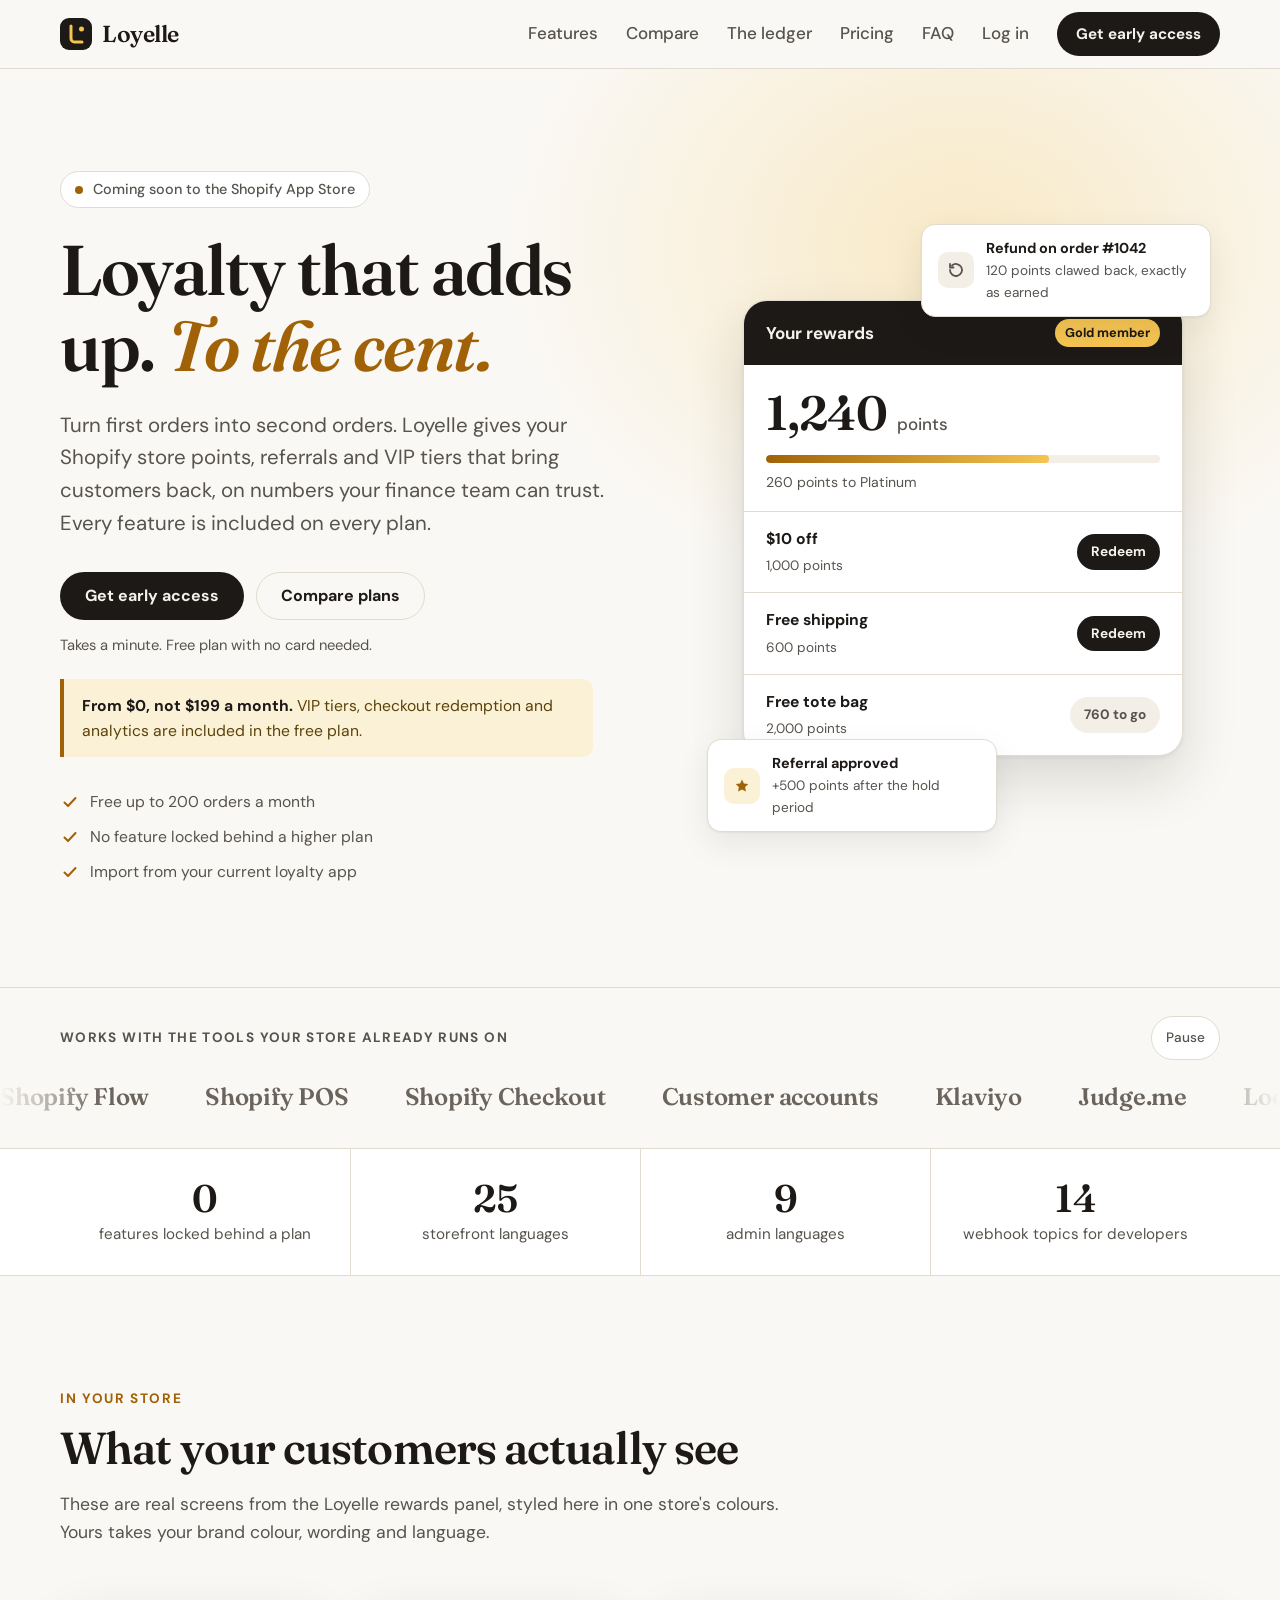
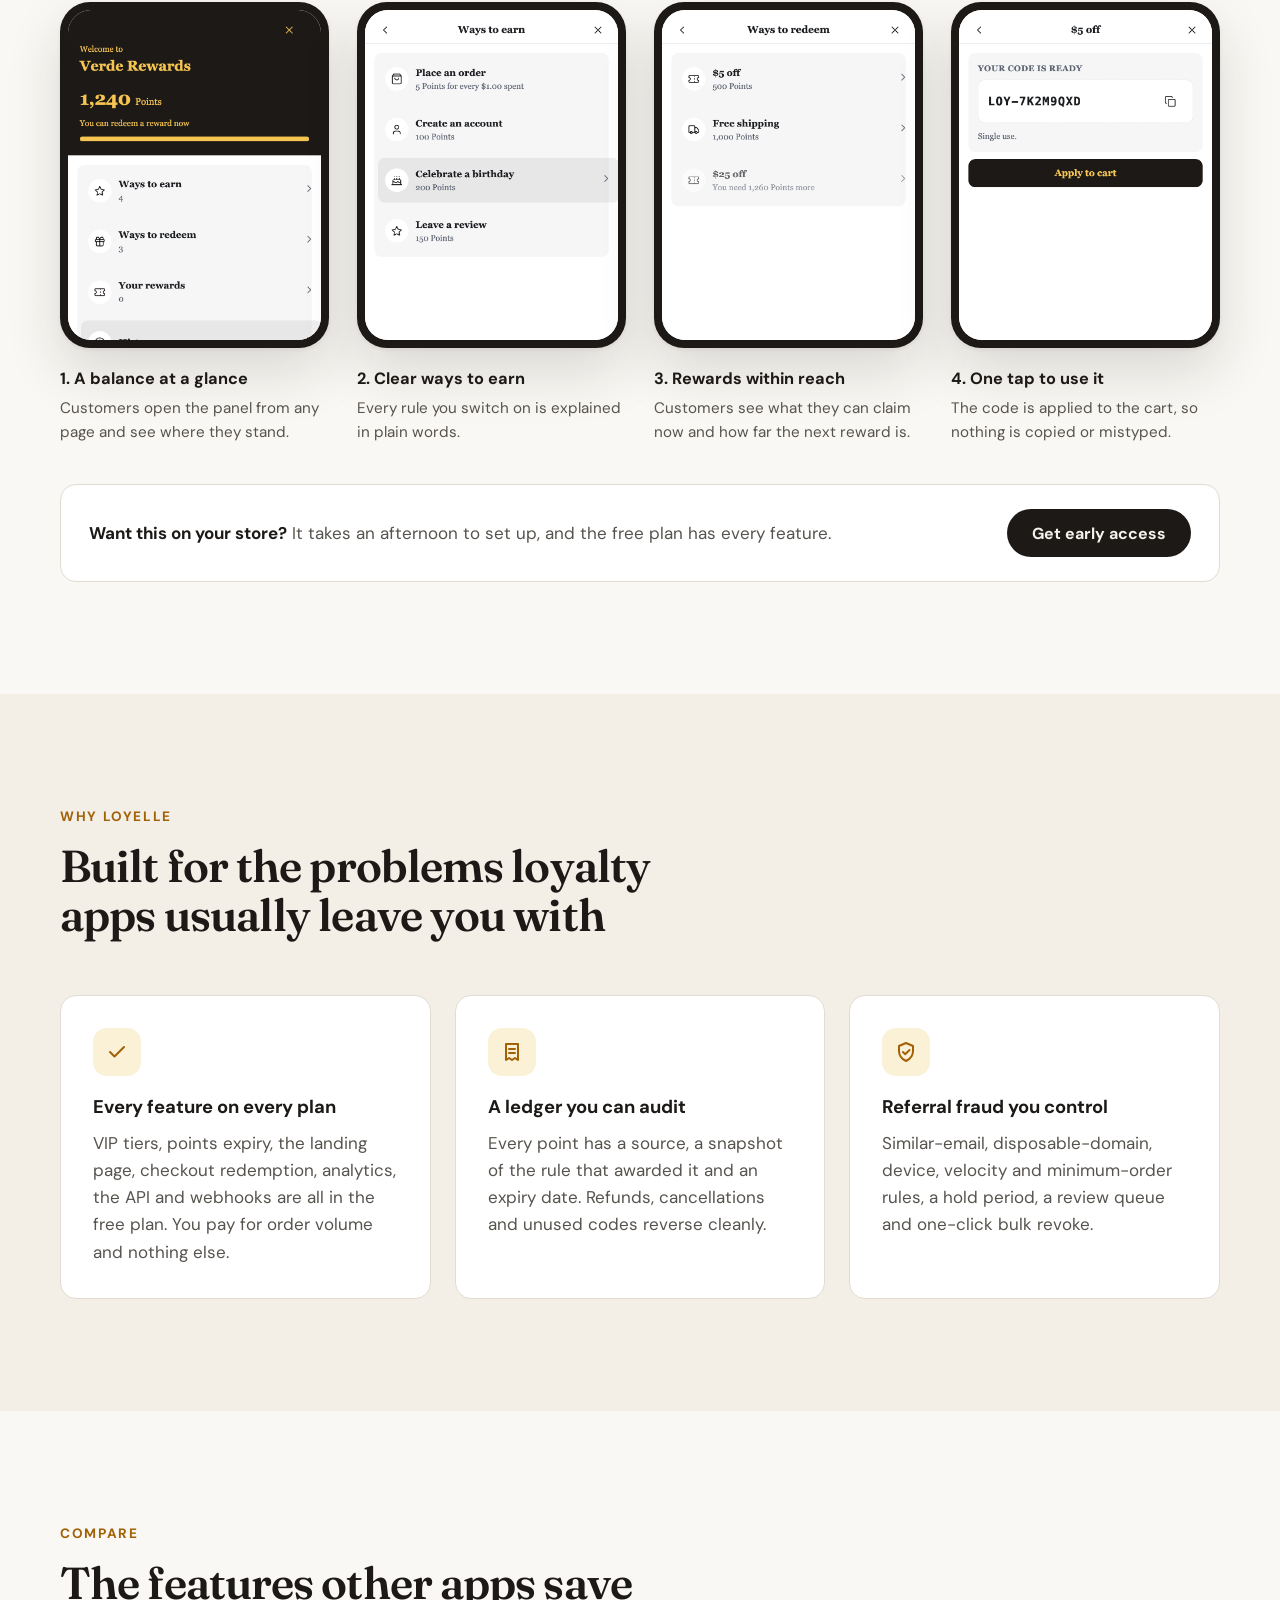
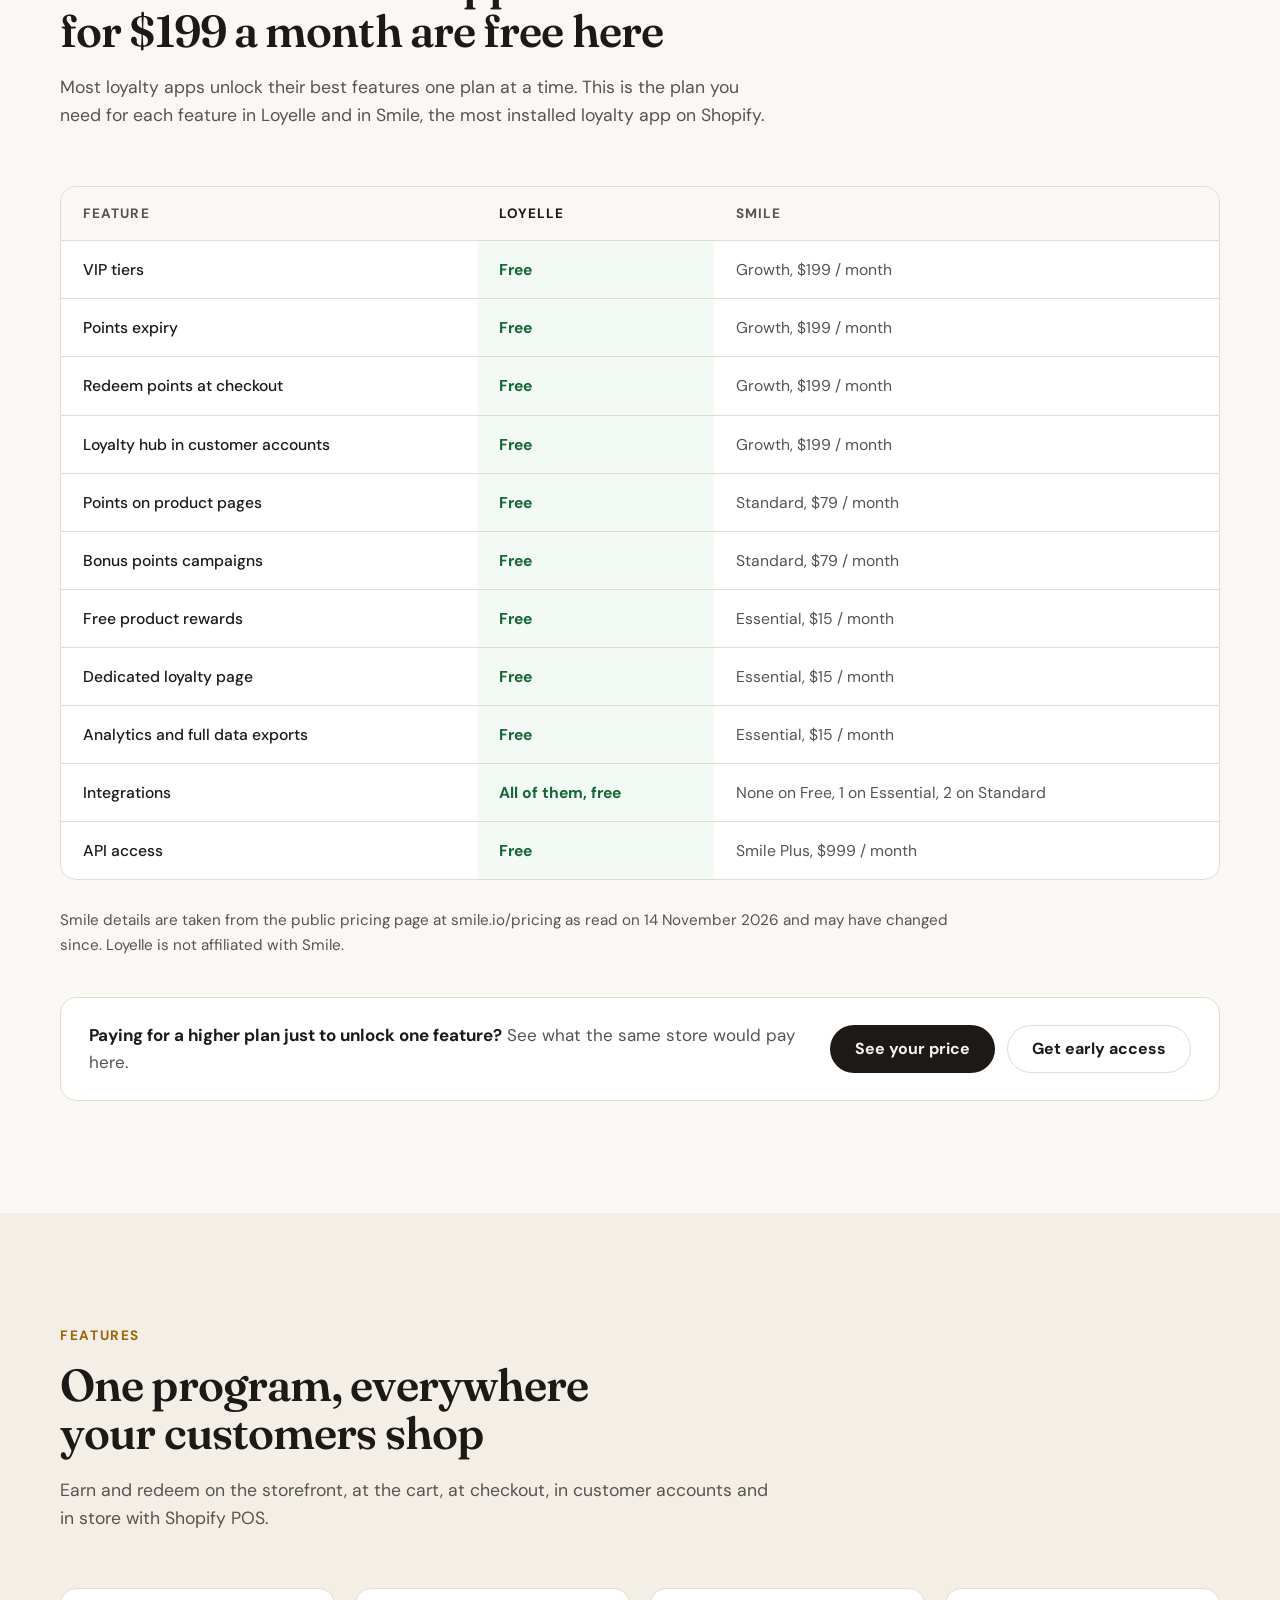
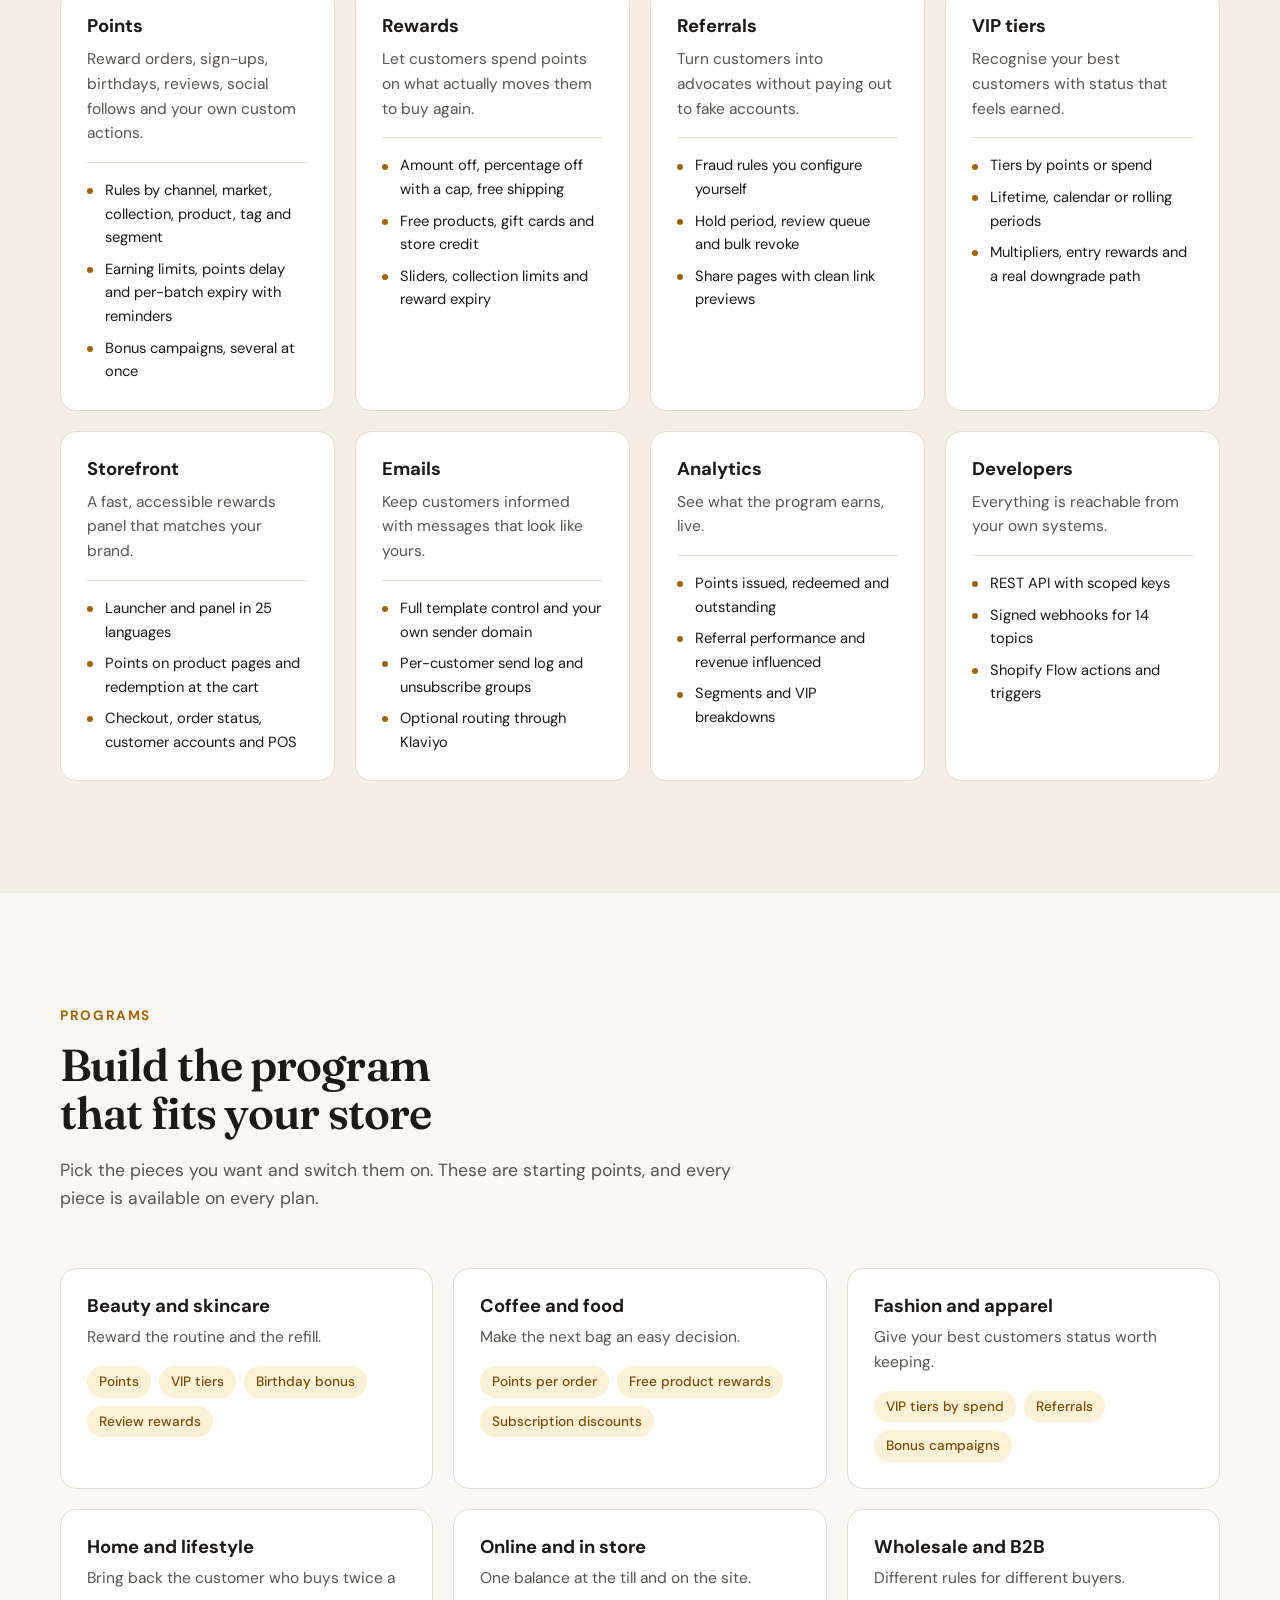
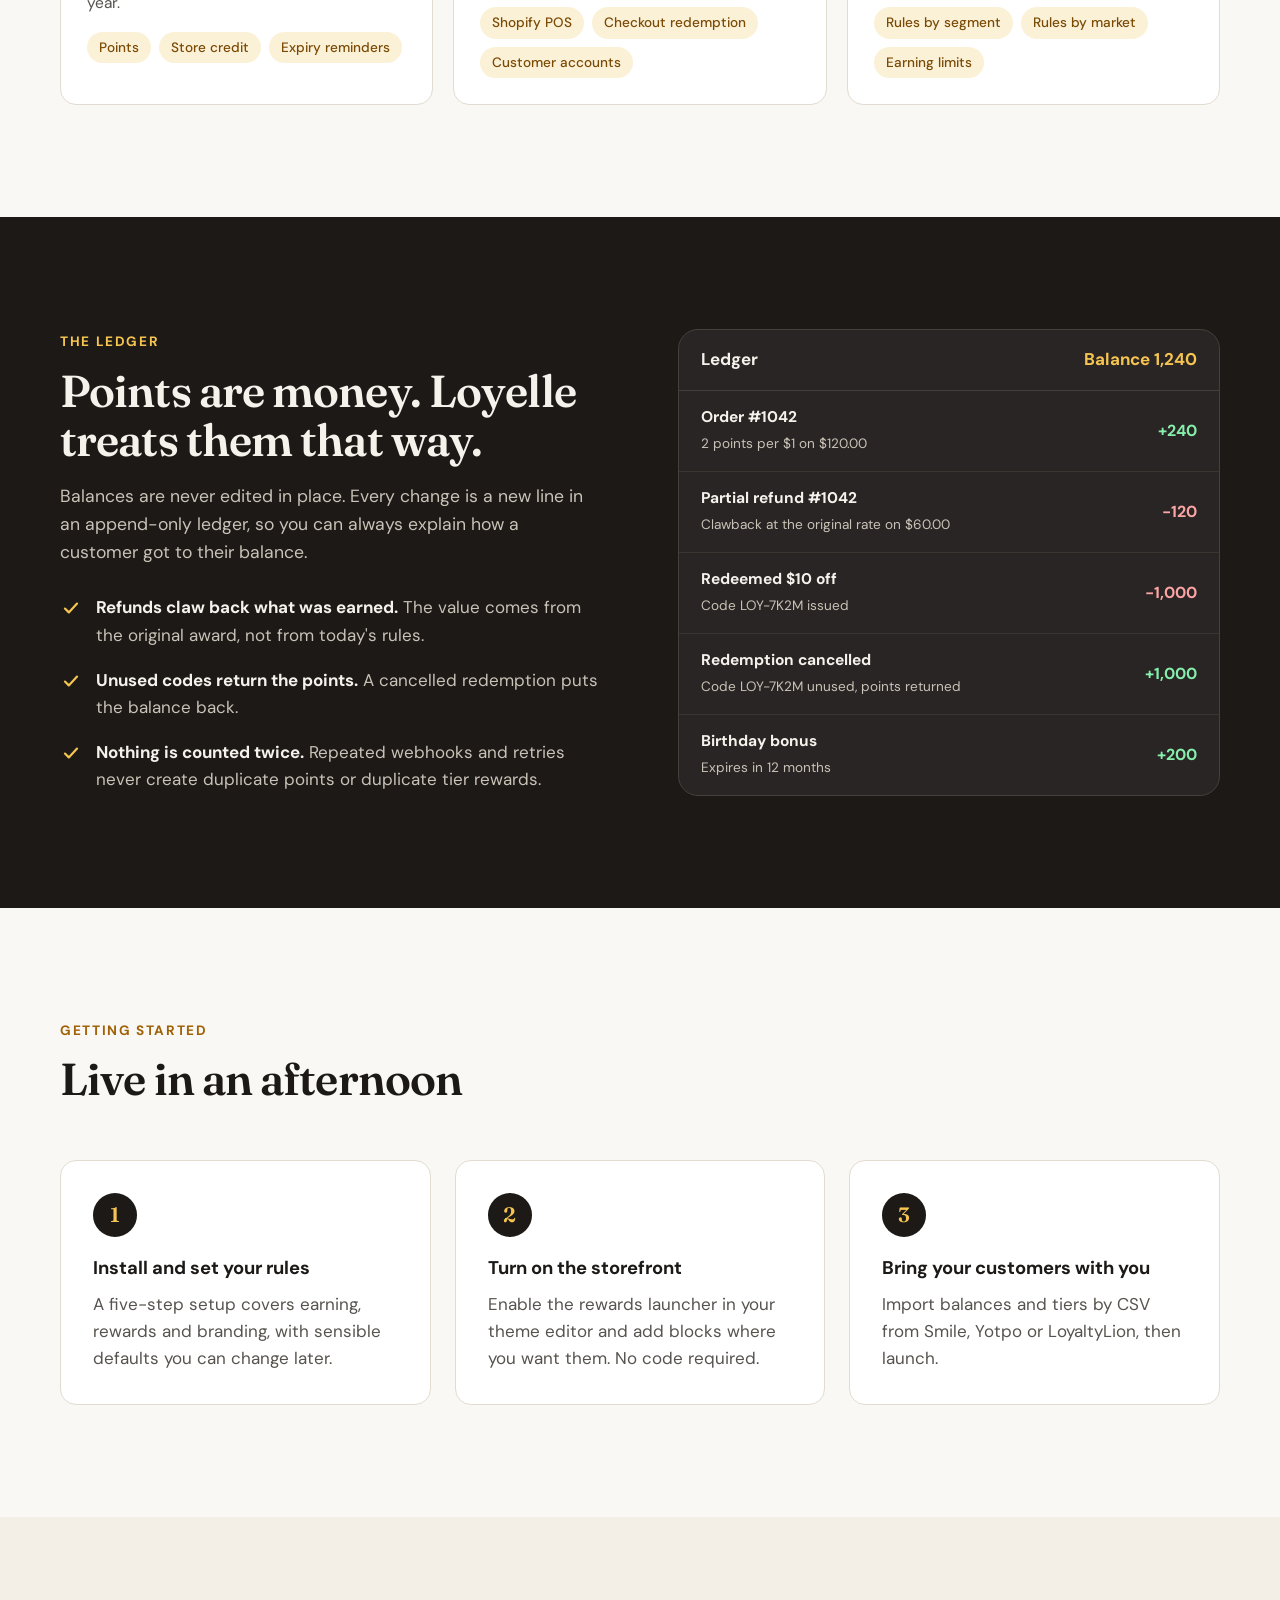
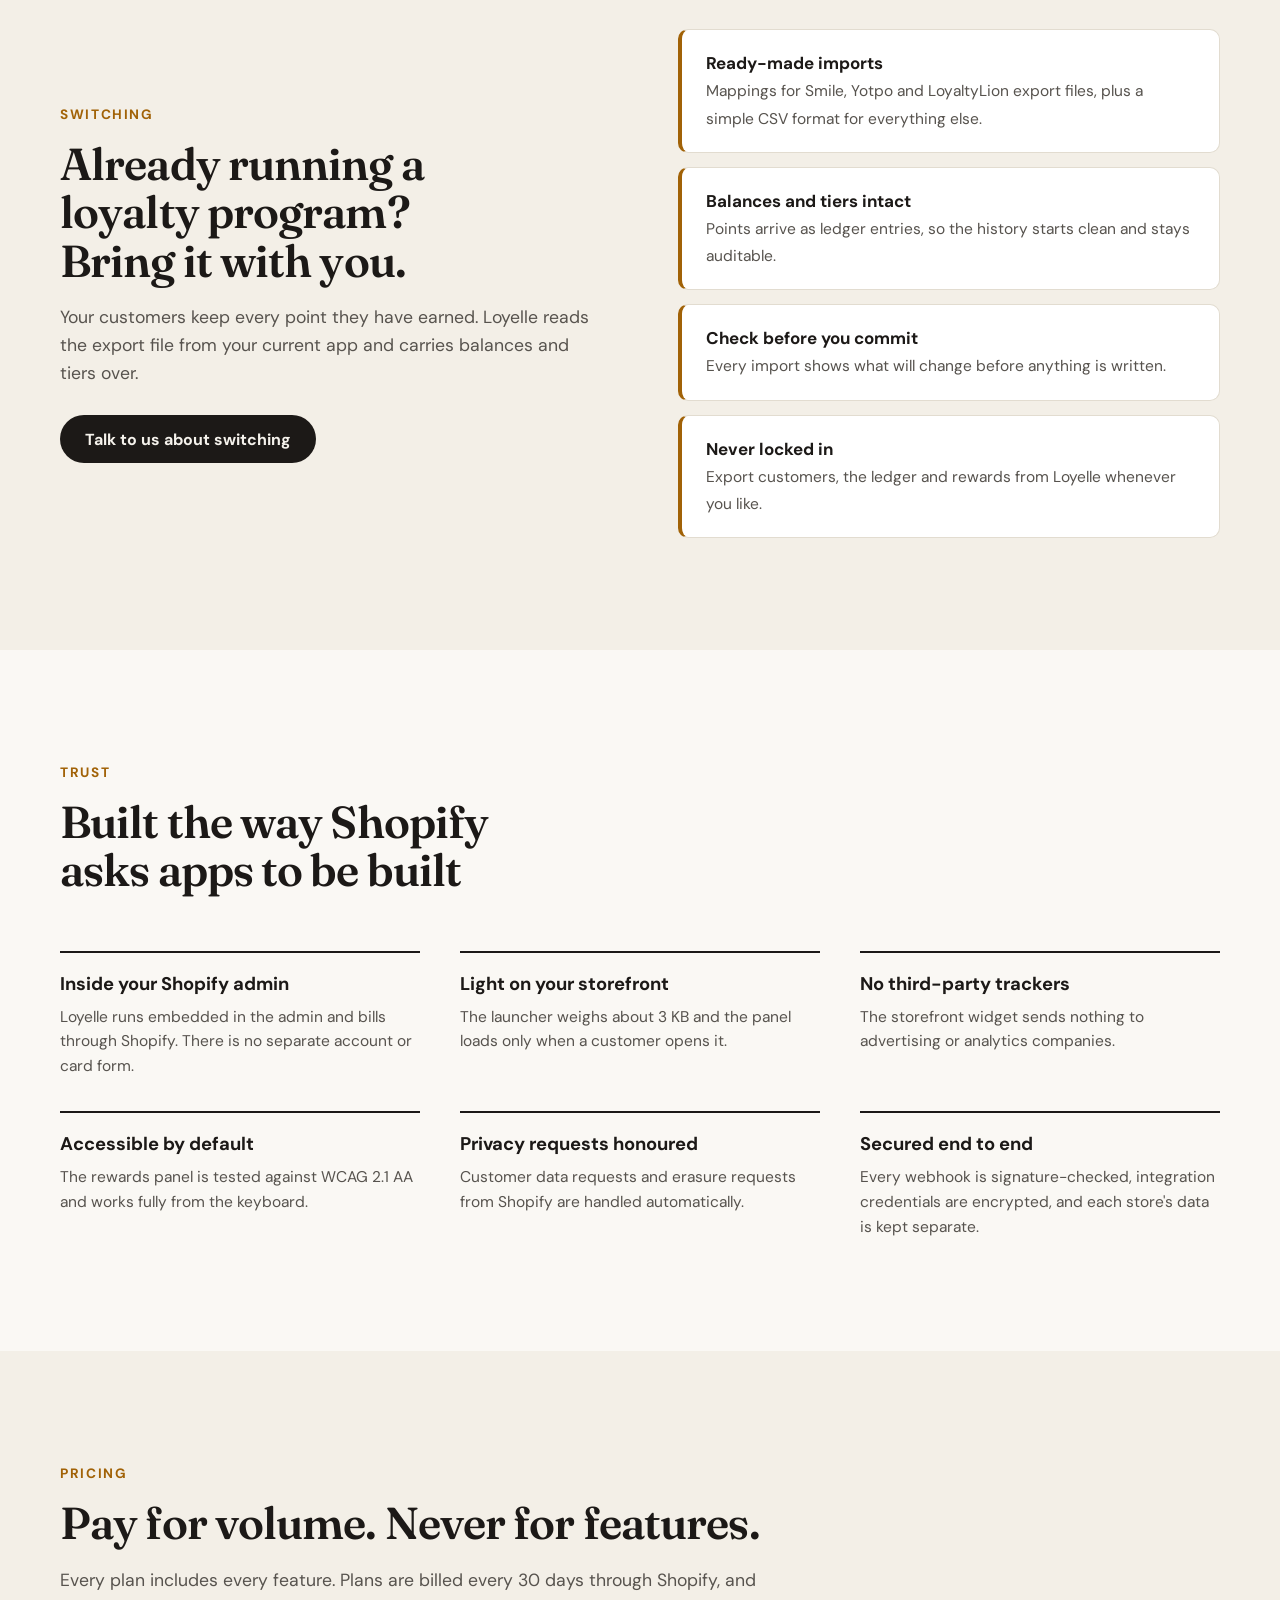
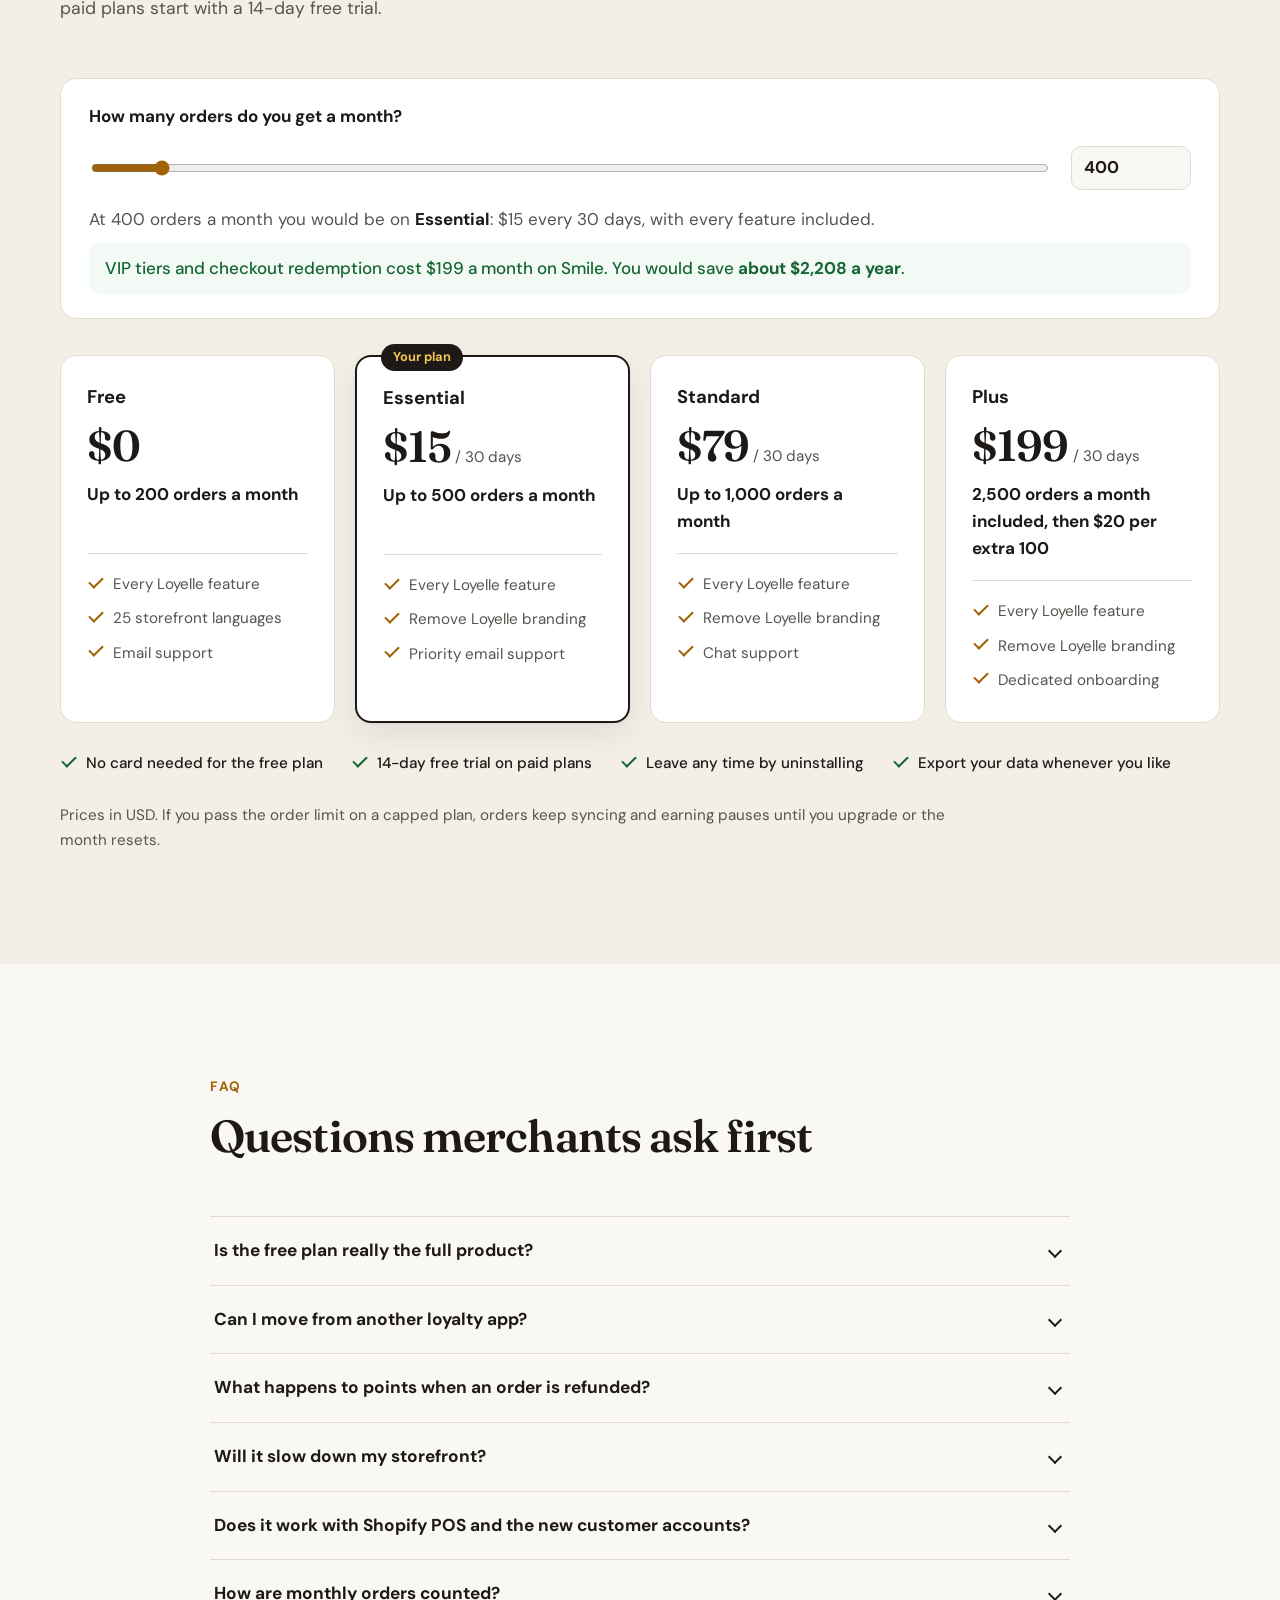
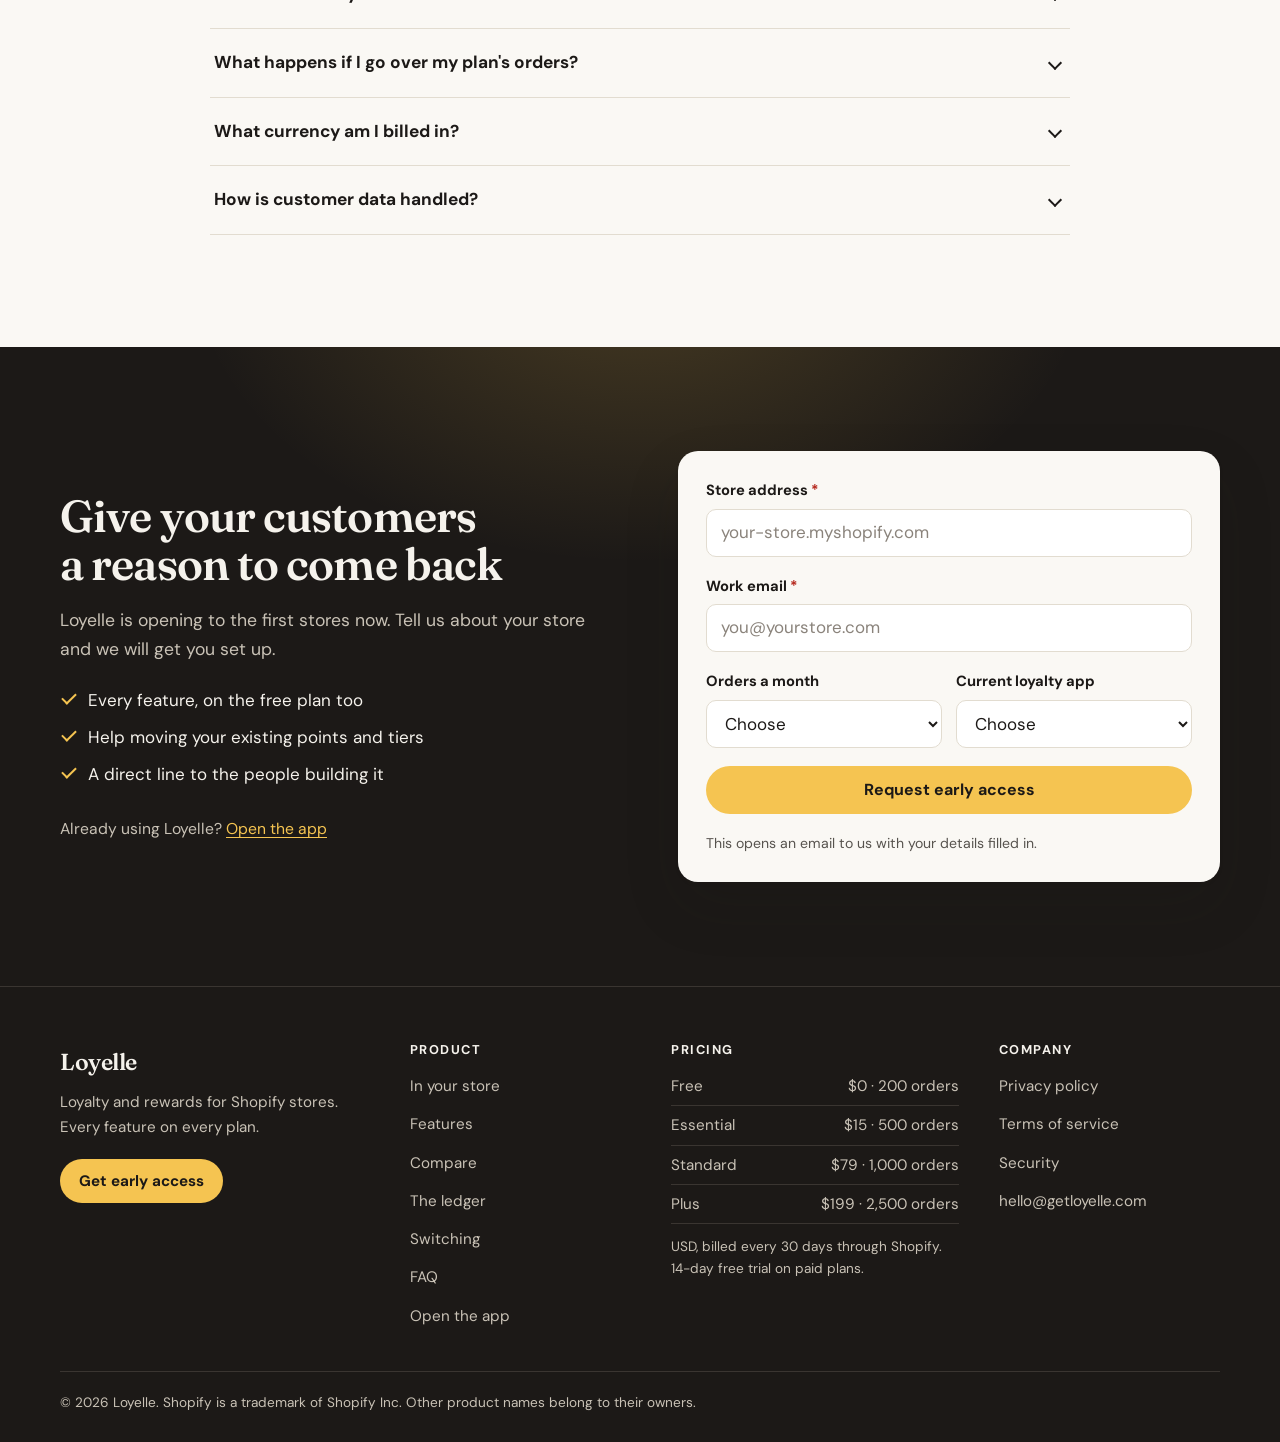
<file: index.html>
<!doctype html>
<html lang="en">
<head>
  <meta charset="utf-8">
  <meta name="viewport" content="width=device-width, initial-scale=1">
  <title>Loyelle: Loyalty &amp; Rewards for Shopify</title>
  <meta name="description" content="Points, referrals and VIP tiers for Shopify stores. Every feature on every plan, on a ledger that is correct to the cent.">
  <meta name="theme-color" content="#1c1917">
  <link rel="canonical" href="https://getloyelle.com/">
  <meta property="og:type" content="website">
  <meta property="og:url" content="https://getloyelle.com/">
  <meta property="og:title" content="Loyelle: Loyalty &amp; Rewards for Shopify">
  <meta property="og:description" content="Points, referrals and VIP tiers. Every feature on every plan, on a ledger that is correct to the cent.">
  <meta property="og:site_name" content="Loyelle">
  <meta property="og:image" content="https://getloyelle.com/img/og.png">
  <meta property="og:image:width" content="1200">
  <meta property="og:image:height" content="630">
  <meta property="og:image:alt" content="Loyelle: loyalty and rewards for Shopify. Every feature on every plan.">
  <meta name="twitter:card" content="summary_large_image">
  <meta name="twitter:title" content="Loyelle: Loyalty &amp; Rewards for Shopify">
  <meta name="twitter:description" content="Points, referrals and VIP tiers. Every feature on every plan, on a ledger that is correct to the cent.">
  <meta name="twitter:image" content="https://getloyelle.com/img/og.png">
  <link rel="icon" href="favicon.svg" type="image/svg+xml">
  <link rel="preconnect" href="https://fonts.googleapis.com">
  <link rel="preconnect" href="https://fonts.gstatic.com" crossorigin>
  <link href="https://fonts.googleapis.com/css2?family=DM+Sans:opsz,wght@9..40,400;9..40,500;9..40,700&family=Fraunces:opsz,wght@9..144,500;9..144,600&display=swap" rel="stylesheet">
  <link rel="stylesheet" href="styles.css">
  <script type="application/ld+json" id="structured-data">[{"@context": "https://schema.org", "@type": "SoftwareApplication", "name": "Loyelle", "url": "https://getloyelle.com/", "applicationCategory": "BusinessApplication", "operatingSystem": "Shopify", "description": "Loyalty points, referrals and VIP tiers for Shopify stores, with every feature on every plan.", "offers": [{"@type": "Offer", "name": "Free", "price": "0", "priceCurrency": "USD", "description": "Up to 200 orders a month"}, {"@type": "Offer", "name": "Essential", "price": "15", "priceCurrency": "USD", "description": "Up to 500 orders a month"}, {"@type": "Offer", "name": "Standard", "price": "79", "priceCurrency": "USD", "description": "Up to 1,000 orders a month"}, {"@type": "Offer", "name": "Plus", "price": "199", "priceCurrency": "USD", "description": "Up to 2,500 orders a month"}]}, {"@context": "https://schema.org", "@type": "FAQPage", "mainEntity": [{"@type": "Question", "name": "Is the free plan really the full product?", "acceptedAnswer": {"@type": "Answer", "text": "Yes. The free plan has the same features as the paid plans, including VIP tiers, referrals, analytics, the API and webhooks. Plans differ by monthly order volume, branding removal and the kind of support you get."}}, {"@type": "Question", "name": "Can I move from another loyalty app?", "acceptedAnswer": {"@type": "Answer", "text": "Yes. Loyelle imports customers, point balances and tiers by CSV, with ready-made mappings for Smile, Yotpo and LoyaltyLion exports. You can also export everything from Loyelle at any time."}}, {"@type": "Question", "name": "What happens to points when an order is refunded?", "acceptedAnswer": {"@type": "Answer", "text": "Loyelle removes the points that order earned, valued at the rate that applied when they were awarded. Partial refunds remove a proportional share."}}, {"@type": "Question", "name": "Will it slow down my storefront?", "acceptedAnswer": {"@type": "Answer", "text": "The launcher is a few kilobytes and the rewards panel loads only when a customer opens it. The storefront widget makes no third-party tracking requests."}}, {"@type": "Question", "name": "Does it work with Shopify POS and the new customer accounts?", "acceptedAnswer": {"@type": "Answer", "text": "Yes. Customers can earn and redeem in store with Shopify POS, at checkout, and inside customer accounts through a dedicated loyalty page."}}, {"@type": "Question", "name": "How are monthly orders counted?", "acceptedAnswer": {"@type": "Answer", "text": "Loyelle counts orders placed in the calendar month that have a customer email, because those are the orders that can earn points. Orders from guests with no email do not count toward your plan."}}, {"@type": "Question", "name": "What happens if I go over my plan's orders?", "acceptedAnswer": {"@type": "Answer", "text": "Nothing breaks. Orders keep syncing and customers keep their balances and can still redeem. New earning pauses until you upgrade or the month resets. On Plus, extra orders are billed at $20 per 100."}}, {"@type": "Question", "name": "What currency am I billed in?", "acceptedAnswer": {"@type": "Answer", "text": "Plans are priced in US dollars and charged every 30 days on your Shopify bill."}}, {"@type": "Question", "name": "How is customer data handled?", "acceptedAnswer": {"@type": "Answer", "text": "Loyelle stores only what the program needs, keeps each store's data separate, and honours Shopify's data request and erasure webhooks."}}]}]</script>
</head>
<body>
  <a class="skip-link" href="#main">Skip to content</a>

  <header class="site-header">
    <div class="container header-inner">
      <a class="brand" href="#top" aria-label="Loyelle home">
        <svg class="brand-mark" viewBox="0 0 32 32" aria-hidden="true"><rect width="32" height="32" rx="9" fill="#1c1917"/><path d="M11 8v12.5a3.5 3.5 0 0 0 3.5 3.5H22" fill="none" stroke="#f5c451" stroke-width="3" stroke-linecap="round"/><circle cx="21.5" cy="11" r="2.5" fill="#f5c451"/></svg>
        <span class="brand-name">Loyelle</span>
      </a>
      <button class="nav-toggle" type="button" aria-expanded="false" aria-controls="site-nav">
        <span class="visually-hidden">Menu</span>
        <svg viewBox="0 0 24 24" aria-hidden="true"><path d="M4 7h16M4 12h16M4 17h16" fill="none" stroke="currentColor" stroke-width="2" stroke-linecap="round"/></svg>
      </button>
      <nav id="site-nav" class="site-nav" aria-label="Main">
        <a href="#features">Features</a>
        <a href="#compare">Compare</a>
        <a href="#ledger">The ledger</a>
        <a href="#pricing">Pricing</a>
        <a href="#faq">FAQ</a>
        <a href="https://app.getloyelle.com">Log in</a>
        <a class="button button-primary button-small" href="#early-access">Get early access</a>
      </nav>
    </div>
  </header>

  <main id="main">
    <section class="hero" id="top">
      <div class="container hero-grid">
        <div class="hero-copy">
          <p class="eyebrow"><span class="dot" aria-hidden="true"></span>Coming soon to the Shopify App Store</p>
          <h1>Loyalty that adds up. <em>To the cent.</em></h1>
          <p class="lede">Turn first orders into second orders. Loyelle gives your Shopify store points, referrals and VIP tiers that bring customers back, on numbers your finance team can trust. Every feature is included on every plan.</p>
          <div class="cta-row">
            <a class="button button-primary" href="#early-access">Get early access</a>
            <a class="button button-ghost" href="#compare">Compare plans</a>
          </div>
          <p class="cta-note">Takes a minute. Free plan with no card needed.</p>
          <p class="hero-saving"><strong>From $0, not $199 a month.</strong> VIP tiers, checkout redemption and analytics are included in the free plan.</p>
          <ul class="hero-points">
            <li><svg viewBox="0 0 20 20" aria-hidden="true"><path d="M4.5 10.5l3.5 3.5 7.5-8" fill="none" stroke="currentColor" stroke-width="2" stroke-linecap="round" stroke-linejoin="round"/></svg>Free up to 200 orders a month</li>
            <li><svg viewBox="0 0 20 20" aria-hidden="true"><path d="M4.5 10.5l3.5 3.5 7.5-8" fill="none" stroke="currentColor" stroke-width="2" stroke-linecap="round" stroke-linejoin="round"/></svg>No feature locked behind a higher plan</li>
            <li><svg viewBox="0 0 20 20" aria-hidden="true"><path d="M4.5 10.5l3.5 3.5 7.5-8" fill="none" stroke="currentColor" stroke-width="2" stroke-linecap="round" stroke-linejoin="round"/></svg>Import from your current loyalty app</li>
          </ul>
        </div>

        <div class="hero-visual" role="img" aria-label="Illustration of the Loyelle rewards panel showing a points balance, VIP tier progress and rewards to redeem">
          <div class="panel" aria-hidden="true">
            <div class="panel-head">
              <span class="panel-title">Your rewards</span>
              <span class="tier-chip">Gold member</span>
            </div>
            <div class="panel-balance">
              <span class="balance-number">1,240</span>
              <span class="balance-label">points</span>
            </div>
            <div class="progress">
              <div class="progress-bar"><span style="width:72%"></span></div>
              <p>260 points to Platinum</p>
            </div>
            <ul class="reward-list">
              <li><div><strong>$10 off</strong><span>1,000 points</span></div><span class="reward-action">Redeem</span></li>
              <li><div><strong>Free shipping</strong><span>600 points</span></div><span class="reward-action">Redeem</span></li>
              <li><div><strong>Free tote bag</strong><span>2,000 points</span></div><span class="reward-action is-locked">760 to go</span></li>
            </ul>
          </div>
          <div class="float-card float-refund" aria-hidden="true">
            <span class="float-icon"><svg viewBox="0 0 20 20"><path d="M4 10a6 6 0 1 0 2-4.5M4 4v3.5h3.5" fill="none" stroke="currentColor" stroke-width="1.8" stroke-linecap="round" stroke-linejoin="round"/></svg></span>
            <div><strong>Refund on order #1042</strong><span>120 points clawed back, exactly as earned</span></div>
          </div>
          <div class="float-card float-referral" aria-hidden="true">
            <span class="float-icon is-gold"><svg viewBox="0 0 20 20"><path d="M10 3.5l1.9 4 4.4.6-3.2 3 .8 4.4-3.9-2.1-3.9 2.1.8-4.4-3.2-3 4.4-.6z" fill="currentColor"/></svg></span>
            <div><strong>Referral approved</strong><span>+500 points after the hold period</span></div>
          </div>
        </div>
      </div>
    </section>

    <section class="marquee-band" aria-label="Works with">
      <div class="container marquee-head">
        <p>Works with the tools your store already runs on</p>
        <button class="marquee-toggle" type="button" aria-pressed="false">Pause</button>
      </div>
      <div class="marquee">
        <ul class="marquee-track"><li>Shopify Flow</li><li>Shopify POS</li><li>Shopify Checkout</li><li>Customer accounts</li><li>Klaviyo</li><li>Judge.me</li><li>Loox</li><li>Gorgias</li><li>Recharge</li><li>Mailchimp</li><li>Omnisend</li><li>Postscript</li></ul>
        <ul class="marquee-track" aria-hidden="true"><li>Shopify Flow</li><li>Shopify POS</li><li>Shopify Checkout</li><li>Customer accounts</li><li>Klaviyo</li><li>Judge.me</li><li>Loox</li><li>Gorgias</li><li>Recharge</li><li>Mailchimp</li><li>Omnisend</li><li>Postscript</li></ul>
      </div>
    </section>

    <section class="facts" aria-label="Loyelle at a glance">
      <div class="container facts-grid">
        <div><strong>0</strong><span>features locked behind a plan</span></div>
        <div><strong>25</strong><span>storefront languages</span></div>
        <div><strong>9</strong><span>admin languages</span></div>
        <div><strong>14</strong><span>webhook topics for developers</span></div>
      </div>
    </section>

    <section class="section" id="showcase">
      <div class="container">
        <div class="section-head">
          <p class="kicker">In your store</p>
          <h2>What your customers actually see</h2>
          <p class="section-sub">These are real screens from the Loyelle rewards panel, styled here in one store's colours. Yours takes your brand colour, wording and language.</p>
        </div>
        <ol class="shots">
          <li><figure><div class="phone"><img src="img/panel-home.png" width="430" height="640" loading="lazy" alt="Rewards panel home screen showing a balance of 1,240 points and links to ways to earn, ways to redeem, rewards and history"></div><figcaption><strong>1. A balance at a glance</strong>Customers open the panel from any page and see where they stand.</figcaption></figure></li>
          <li><figure><div class="phone"><img src="img/panel-earn.png" width="430" height="640" loading="lazy" alt="Ways to earn screen listing points for orders, creating an account, birthdays and reviews"></div><figcaption><strong>2. Clear ways to earn</strong>Every rule you switch on is explained in plain words.</figcaption></figure></li>
          <li><figure><div class="phone"><img src="img/panel-redeem.png" width="430" height="640" loading="lazy" alt="Ways to redeem screen listing $5 off, free shipping and $25 off with the points each one costs"></div><figcaption><strong>3. Rewards within reach</strong>Customers see what they can claim now and how far the next reward is.</figcaption></figure></li>
          <li><figure><div class="phone"><img src="img/panel-code.png" width="430" height="640" loading="lazy" alt="Reward screen showing a discount code ready to use with an Apply to cart button"></div><figcaption><strong>4. One tap to use it</strong>The code is applied to the cart, so nothing is copied or mistyped.</figcaption></figure></li>
        </ol>
        <div class="inline-cta">
          <p><strong>Want this on your store?</strong> It takes an afternoon to set up, and the free plan has every feature.</p>
          <div class="inline-cta-actions"><a class="button button-primary" href="#early-access">Get early access</a></div>
        </div>
      </div>
    </section>

    <section class="section section-tint" id="why">
      <div class="container">
        <div class="section-head">
          <p class="kicker">Why Loyelle</p>
          <h2>Built for the problems loyalty apps usually leave you with</h2>
        </div>
        <div class="pillars">
          <article class="pillar">
            <span class="icon-badge"><svg viewBox="0 0 24 24" aria-hidden="true"><path d="M5 12l4.5 4.5L19 7" fill="none" stroke="currentColor" stroke-width="2" stroke-linecap="round" stroke-linejoin="round"/></svg></span>
            <h3>Every feature on every plan</h3>
            <p>VIP tiers, points expiry, the landing page, checkout redemption, analytics, the API and webhooks are all in the free plan. You pay for order volume and nothing else.</p>
          </article>
          <article class="pillar">
            <span class="icon-badge"><svg viewBox="0 0 24 24" aria-hidden="true"><path d="M6 4h12v16l-3-2-3 2-3-2-3 2zM9 9h6M9 13h6" fill="none" stroke="currentColor" stroke-width="2" stroke-linecap="round" stroke-linejoin="round"/></svg></span>
            <h3>A ledger you can audit</h3>
            <p>Every point has a source, a snapshot of the rule that awarded it and an expiry date. Refunds, cancellations and unused codes reverse cleanly.</p>
          </article>
          <article class="pillar">
            <span class="icon-badge"><svg viewBox="0 0 24 24" aria-hidden="true"><path d="M12 3l7 3v5c0 4.5-3 8.2-7 10-4-1.8-7-5.5-7-10V6z" fill="none" stroke="currentColor" stroke-width="2" stroke-linejoin="round"/><path d="M9 12l2.2 2.2L15.5 10" fill="none" stroke="currentColor" stroke-width="2" stroke-linecap="round" stroke-linejoin="round"/></svg></span>
            <h3>Referral fraud you control</h3>
            <p>Similar-email, disposable-domain, device, velocity and minimum-order rules, a hold period, a review queue and one-click bulk revoke.</p>
          </article>
        </div>
      </div>
    </section>

    <section class="section" id="compare">
      <div class="container">
        <div class="section-head">
          <p class="kicker">Compare</p>
          <h2>The features other apps save for $199 a month are free here</h2>
          <p class="section-sub">Most loyalty apps unlock their best features one plan at a time. This is the plan you need for each feature in Loyelle and in Smile, the most installed loyalty app on Shopify.</p>
        </div>
        <div class="table-scroll" role="region" aria-label="Feature comparison by plan" tabindex="0">
          <table class="compare-table">
            <thead>
              <tr><th scope="col">Feature</th><th scope="col">Loyelle</th><th scope="col">Smile</th></tr>
            </thead>
            <tbody>
              <tr><th scope="row">VIP tiers</th><td class="is-ours">Free</td><td>Growth, $199 / month</td></tr>
              <tr><th scope="row">Points expiry</th><td class="is-ours">Free</td><td>Growth, $199 / month</td></tr>
              <tr><th scope="row">Redeem points at checkout</th><td class="is-ours">Free</td><td>Growth, $199 / month</td></tr>
              <tr><th scope="row">Loyalty hub in customer accounts</th><td class="is-ours">Free</td><td>Growth, $199 / month</td></tr>
              <tr><th scope="row">Points on product pages</th><td class="is-ours">Free</td><td>Standard, $79 / month</td></tr>
              <tr><th scope="row">Bonus points campaigns</th><td class="is-ours">Free</td><td>Standard, $79 / month</td></tr>
              <tr><th scope="row">Free product rewards</th><td class="is-ours">Free</td><td>Essential, $15 / month</td></tr>
              <tr><th scope="row">Dedicated loyalty page</th><td class="is-ours">Free</td><td>Essential, $15 / month</td></tr>
              <tr><th scope="row">Analytics and full data exports</th><td class="is-ours">Free</td><td>Essential, $15 / month</td></tr>
              <tr><th scope="row">Integrations</th><td class="is-ours">All of them, free</td><td>None on Free, 1 on Essential, 2 on Standard</td></tr>
              <tr><th scope="row">API access</th><td class="is-ours">Free</td><td>Smile Plus, $999 / month</td></tr>
            </tbody>
          </table>
        </div>
        <p class="pricing-note">Smile details are taken from the public pricing page at smile.io/pricing as read on 14 November 2026 and may have changed since. Loyelle is not affiliated with Smile.</p>
        <div class="inline-cta">
          <p><strong>Paying for a higher plan just to unlock one feature?</strong> See what the same store would pay here.</p>
          <div class="inline-cta-actions"><a class="button button-primary" href="#pricing">See your price</a><a class="button button-ghost" href="#early-access">Get early access</a></div>
        </div>
      </div>
    </section>

    <section class="section section-tint" id="features">
      <div class="container">
        <div class="section-head">
          <p class="kicker">Features</p>
          <h2>One program, everywhere your customers shop</h2>
          <p class="section-sub">Earn and redeem on the storefront, at the cart, at checkout, in customer accounts and in store with Shopify POS.</p>
        </div>
        <div class="feature-grid">
          <article class="feature">
            <h3>Points</h3>
            <p>Reward orders, sign-ups, birthdays, reviews, social follows and your own custom actions.</p>
            <ul><li>Rules by channel, market, collection, product, tag and segment</li><li>Earning limits, points delay and per-batch expiry with reminders</li><li>Bonus campaigns, several at once</li></ul>
          </article>
          <article class="feature">
            <h3>Rewards</h3>
            <p>Let customers spend points on what actually moves them to buy again.</p>
            <ul><li>Amount off, percentage off with a cap, free shipping</li><li>Free products, gift cards and store credit</li><li>Sliders, collection limits and reward expiry</li></ul>
          </article>
          <article class="feature">
            <h3>Referrals</h3>
            <p>Turn customers into advocates without paying out to fake accounts.</p>
            <ul><li>Fraud rules you configure yourself</li><li>Hold period, review queue and bulk revoke</li><li>Share pages with clean link previews</li></ul>
          </article>
          <article class="feature">
            <h3>VIP tiers</h3>
            <p>Recognise your best customers with status that feels earned.</p>
            <ul><li>Tiers by points or spend</li><li>Lifetime, calendar or rolling periods</li><li>Multipliers, entry rewards and a real downgrade path</li></ul>
          </article>
          <article class="feature">
            <h3>Storefront</h3>
            <p>A fast, accessible rewards panel that matches your brand.</p>
            <ul><li>Launcher and panel in 25 languages</li><li>Points on product pages and redemption at the cart</li><li>Checkout, order status, customer accounts and POS</li></ul>
          </article>
          <article class="feature">
            <h3>Emails</h3>
            <p>Keep customers informed with messages that look like yours.</p>
            <ul><li>Full template control and your own sender domain</li><li>Per-customer send log and unsubscribe groups</li><li>Optional routing through Klaviyo</li></ul>
          </article>
          <article class="feature">
            <h3>Analytics</h3>
            <p>See what the program earns, live.</p>
            <ul><li>Points issued, redeemed and outstanding</li><li>Referral performance and revenue influenced</li><li>Segments and VIP breakdowns</li></ul>
          </article>
          <article class="feature">
            <h3>Developers</h3>
            <p>Everything is reachable from your own systems.</p>
            <ul><li>REST API with scoped keys</li><li>Signed webhooks for 14 topics</li><li>Shopify Flow actions and triggers</li></ul>
          </article>
        </div>
      </div>
    </section>

    <section class="section" id="programs">
      <div class="container">
        <div class="section-head">
          <p class="kicker">Programs</p>
          <h2>Build the program that fits your store</h2>
          <p class="section-sub">Pick the pieces you want and switch them on. These are starting points, and every piece is available on every plan.</p>
        </div>
        <div class="program-grid">
          <article class="program"><h3>Beauty and skincare</h3><p>Reward the routine and the refill.</p><ul class="chips"><li>Points</li><li>VIP tiers</li><li>Birthday bonus</li><li>Review rewards</li></ul></article>
          <article class="program"><h3>Coffee and food</h3><p>Make the next bag an easy decision.</p><ul class="chips"><li>Points per order</li><li>Free product rewards</li><li>Subscription discounts</li></ul></article>
          <article class="program"><h3>Fashion and apparel</h3><p>Give your best customers status worth keeping.</p><ul class="chips"><li>VIP tiers by spend</li><li>Referrals</li><li>Bonus campaigns</li></ul></article>
          <article class="program"><h3>Home and lifestyle</h3><p>Bring back the customer who buys twice a year.</p><ul class="chips"><li>Points</li><li>Store credit</li><li>Expiry reminders</li></ul></article>
          <article class="program"><h3>Online and in store</h3><p>One balance at the till and on the site.</p><ul class="chips"><li>Shopify POS</li><li>Checkout redemption</li><li>Customer accounts</li></ul></article>
          <article class="program"><h3>Wholesale and B2B</h3><p>Different rules for different buyers.</p><ul class="chips"><li>Rules by segment</li><li>Rules by market</li><li>Earning limits</li></ul></article>
        </div>
      </div>
    </section>

    <section class="section section-dark" id="ledger">
      <div class="container ledger-grid">
        <div>
          <p class="kicker">The ledger</p>
          <h2>Points are money. Loyelle treats them that way.</h2>
          <p class="section-sub">Balances are never edited in place. Every change is a new line in an append-only ledger, so you can always explain how a customer got to their balance.</p>
          <ul class="check-list">
            <li><svg viewBox="0 0 20 20" aria-hidden="true"><path d="M4.5 10.5l3.5 3.5 7.5-8" fill="none" stroke="currentColor" stroke-width="2" stroke-linecap="round" stroke-linejoin="round"/></svg><span><strong>Refunds claw back what was earned.</strong> The value comes from the original award, not from today's rules.</span></li>
            <li><svg viewBox="0 0 20 20" aria-hidden="true"><path d="M4.5 10.5l3.5 3.5 7.5-8" fill="none" stroke="currentColor" stroke-width="2" stroke-linecap="round" stroke-linejoin="round"/></svg><span><strong>Unused codes return the points.</strong> A cancelled redemption puts the balance back.</span></li>
            <li><svg viewBox="0 0 20 20" aria-hidden="true"><path d="M4.5 10.5l3.5 3.5 7.5-8" fill="none" stroke="currentColor" stroke-width="2" stroke-linecap="round" stroke-linejoin="round"/></svg><span><strong>Nothing is counted twice.</strong> Repeated webhooks and retries never create duplicate points or duplicate tier rewards.</span></li>
          </ul>
        </div>
        <div class="ledger-card" role="img" aria-label="Example ledger for one customer: an order earns 240 points, a partial refund removes 120, a reward redemption removes 1,000 and a cancelled redemption returns 1,000">
          <div class="ledger-head" aria-hidden="true"><span>Ledger</span><span>Balance 1,240</span></div>
          <ul class="ledger-rows" aria-hidden="true">
            <li><div><strong>Order #1042</strong><span>2 points per $1 on $120.00</span></div><b class="plus">+240</b></li>
            <li><div><strong>Partial refund #1042</strong><span>Clawback at the original rate on $60.00</span></div><b class="minus">&minus;120</b></li>
            <li><div><strong>Redeemed $10 off</strong><span>Code LOY-7K2M issued</span></div><b class="minus">&minus;1,000</b></li>
            <li><div><strong>Redemption cancelled</strong><span>Code LOY-7K2M unused, points returned</span></div><b class="plus">+1,000</b></li>
            <li><div><strong>Birthday bonus</strong><span>Expires in 12 months</span></div><b class="plus">+200</b></li>
          </ul>
        </div>
      </div>
    </section>

    <section class="section" id="how">
      <div class="container">
        <div class="section-head">
          <p class="kicker">Getting started</p>
          <h2>Live in an afternoon</h2>
        </div>
        <ol class="steps">
          <li><span class="step-number" aria-hidden="true">1</span><h3>Install and set your rules</h3><p>A five-step setup covers earning, rewards and branding, with sensible defaults you can change later.</p></li>
          <li><span class="step-number" aria-hidden="true">2</span><h3>Turn on the storefront</h3><p>Enable the rewards launcher in your theme editor and add blocks where you want them. No code required.</p></li>
          <li><span class="step-number" aria-hidden="true">3</span><h3>Bring your customers with you</h3><p>Import balances and tiers by CSV from Smile, Yotpo or LoyaltyLion, then launch.</p></li>
        </ol>
      </div>
    </section>

    <section class="section section-tint" id="switch">
      <div class="container switch-grid">
        <div>
          <p class="kicker">Switching</p>
          <h2>Already running a loyalty program? Bring it with you.</h2>
          <p class="section-sub">Your customers keep every point they have earned. Loyelle reads the export file from your current app and carries balances and tiers over.</p>
          <a class="button button-primary" href="mailto:hello@getloyelle.com?subject=Switching%20to%20Loyelle">Talk to us about switching</a>
        </div>
        <ul class="switch-list">
          <li><strong>Ready-made imports</strong><span>Mappings for Smile, Yotpo and LoyaltyLion export files, plus a simple CSV format for everything else.</span></li>
          <li><strong>Balances and tiers intact</strong><span>Points arrive as ledger entries, so the history starts clean and stays auditable.</span></li>
          <li><strong>Check before you commit</strong><span>Every import shows what will change before anything is written.</span></li>
          <li><strong>Never locked in</strong><span>Export customers, the ledger and rewards from Loyelle whenever you like.</span></li>
        </ul>
      </div>
    </section>

    <section class="section" id="trust">
      <div class="container">
        <div class="section-head">
          <p class="kicker">Trust</p>
          <h2>Built the way Shopify asks apps to be built</h2>
        </div>
        <ul class="trust-grid">
          <li><h3>Inside your Shopify admin</h3><p>Loyelle runs embedded in the admin and bills through Shopify. There is no separate account or card form.</p></li>
          <li><h3>Light on your storefront</h3><p>The launcher weighs about 3 KB and the panel loads only when a customer opens it.</p></li>
          <li><h3>No third-party trackers</h3><p>The storefront widget sends nothing to advertising or analytics companies.</p></li>
          <li><h3>Accessible by default</h3><p>The rewards panel is tested against WCAG 2.1 AA and works fully from the keyboard.</p></li>
          <li><h3>Privacy requests honoured</h3><p>Customer data requests and erasure requests from Shopify are handled automatically.</p></li>
          <li><h3>Secured end to end</h3><p>Every webhook is signature-checked, integration credentials are encrypted, and each store's data is kept separate.</p></li>
        </ul>
      </div>
    </section>

    <section class="section section-tint" id="pricing">
      <div class="container">
        <div class="section-head">
          <p class="kicker">Pricing</p>
          <h2>Pay for volume. Never for features.</h2>
          <p class="section-sub">Every plan includes every feature. Plans are billed every 30 days through Shopify, and paid plans start with a 14-day free trial.</p>
        </div>
        <div class="plan-finder" data-compare-name="Smile" data-compare-price="199" data-compare-orders="2500" data-compare-overage="20">
          <label for="orders-input">How many orders do you get a month?</label>
          <div class="finder-controls">
            <input id="orders-range" type="range" min="0" max="6000" step="50" value="400" aria-label="Monthly orders">
            <input id="orders-input" type="number" min="0" max="100000" step="50" value="400" inputmode="numeric">
          </div>
          <p class="finder-result" id="finder-result" aria-live="polite"></p>
          <p class="finder-saving" id="finder-saving" hidden></p>
        </div>
        <div class="pricing-grid">
          <article class="plan" data-plan="free" data-price="0" data-orders="200">
            <p class="plan-flag" hidden>Your plan</p>
            <h3>Free</h3>
            <p class="plan-price"><span>$0</span></p>
            <p class="plan-orders">Up to 200 orders a month</p>
            <ul><li>Every Loyelle feature</li><li>25 storefront languages</li><li>Email support</li></ul>
          </article>
          <article class="plan" data-plan="essential" data-price="15" data-orders="500">
            <p class="plan-flag" hidden>Your plan</p>
            <h3>Essential</h3>
            <p class="plan-price"><span>$15</span> / 30 days</p>
            <p class="plan-orders">Up to 500 orders a month</p>
            <ul><li>Every Loyelle feature</li><li>Remove Loyelle branding</li><li>Priority email support</li></ul>
          </article>
          <article class="plan" data-plan="standard" data-price="79" data-orders="1000">
            <p class="plan-flag" hidden>Your plan</p>
            <h3>Standard</h3>
            <p class="plan-price"><span>$79</span> / 30 days</p>
            <p class="plan-orders">Up to 1,000 orders a month</p>
            <ul><li>Every Loyelle feature</li><li>Remove Loyelle branding</li><li>Chat support</li></ul>
          </article>
          <article class="plan" data-plan="plus" data-price="199" data-orders="2500" data-overage="20" data-overage-cap="2000">
            <p class="plan-flag" hidden>Your plan</p>
            <h3>Plus</h3>
            <p class="plan-price"><span>$199</span> / 30 days</p>
            <p class="plan-orders">2,500 orders a month included, then $20 per extra 100</p>
            <ul><li>Every Loyelle feature</li><li>Remove Loyelle branding</li><li>Dedicated onboarding</li></ul>
          </article>
        </div>
        <ul class="assurances">
          <li>No card needed for the free plan</li>
          <li>14-day free trial on paid plans</li>
          <li>Leave any time by uninstalling</li>
          <li>Export your data whenever you like</li>
        </ul>
        <p class="pricing-note">Prices in USD. If you pass the order limit on a capped plan, orders keep syncing and earning pauses until you upgrade or the month resets.</p>
      </div>
    </section>

    <section class="section" id="faq">
      <div class="container faq-wrap">
        <div class="section-head">
          <p class="kicker">FAQ</p>
          <h2>Questions merchants ask first</h2>
        </div>
        <div class="faq">
          <details>
            <summary>Is the free plan really the full product?</summary>
            <p>Yes. The free plan has the same features as the paid plans, including VIP tiers, referrals, analytics, the API and webhooks. Plans differ by monthly order volume, branding removal and the kind of support you get.</p>
          </details>
          <details>
            <summary>Can I move from another loyalty app?</summary>
            <p>Yes. Loyelle imports customers, point balances and tiers by CSV, with ready-made mappings for Smile, Yotpo and LoyaltyLion exports. You can also export everything from Loyelle at any time.</p>
          </details>
          <details>
            <summary>What happens to points when an order is refunded?</summary>
            <p>Loyelle removes the points that order earned, valued at the rate that applied when they were awarded. Partial refunds remove a proportional share.</p>
          </details>
          <details>
            <summary>Will it slow down my storefront?</summary>
            <p>The launcher is a few kilobytes and the rewards panel loads only when a customer opens it. The storefront widget makes no third-party tracking requests.</p>
          </details>
          <details>
            <summary>Does it work with Shopify POS and the new customer accounts?</summary>
            <p>Yes. Customers can earn and redeem in store with Shopify POS, at checkout, and inside customer accounts through a dedicated loyalty page.</p>
          </details>
          <details>
            <summary>How are monthly orders counted?</summary>
            <p>Loyelle counts orders placed in the calendar month that have a customer email, because those are the orders that can earn points. Orders from guests with no email do not count toward your plan.</p>
          </details>
          <details>
            <summary>What happens if I go over my plan's orders?</summary>
            <p>Nothing breaks. Orders keep syncing and customers keep their balances and can still redeem. New earning pauses until you upgrade or the month resets. On Plus, extra orders are billed at $20 per 100.</p>
          </details>
          <details>
            <summary>What currency am I billed in?</summary>
            <p>Plans are priced in US dollars and charged every 30 days on your Shopify bill.</p>
          </details>
          <details>
            <summary>How is customer data handled?</summary>
            <p>Loyelle stores only what the program needs, keeps each store's data separate, and honours Shopify's data request and erasure webhooks.</p>
          </details>
        </div>
      </div>
    </section>

    <section class="cta-band" id="early-access">
      <div class="container cta-grid">
        <div>
          <h2>Give your customers a reason to come back</h2>
          <p>Loyelle is opening to the first stores now. Tell us about your store and we will get you set up.</p>
          <ul class="cta-points">
            <li>Every feature, on the free plan too</li>
            <li>Help moving your existing points and tiers</li>
            <li>A direct line to the people building it</li>
          </ul>
          <p class="cta-secondary">Already using Loyelle? <a href="https://app.getloyelle.com">Open the app</a></p>
        </div>
        <form class="access-form" id="access-form" novalidate>
          <div class="field">
            <label for="access-store">Store address <span aria-hidden="true">*</span></label>
            <input id="access-store" name="store" type="text" inputmode="url" autocomplete="url" autocapitalize="none" spellcheck="false" placeholder="your-store.myshopify.com" required aria-describedby="access-store-error">
            <p class="field-error" id="access-store-error" hidden>Enter your store address, for example your-store.myshopify.com.</p>
          </div>
          <div class="field">
            <label for="access-email">Work email <span aria-hidden="true">*</span></label>
            <input id="access-email" name="email" type="email" inputmode="email" autocomplete="email" placeholder="you@yourstore.com" required aria-describedby="access-email-error">
            <p class="field-error" id="access-email-error" hidden>Enter an email address we can reply to.</p>
          </div>
          <div class="field-row">
            <div class="field">
              <label for="access-orders">Orders a month</label>
              <select id="access-orders" name="orders">
                <option value="">Choose</option>
                <option>Under 200</option>
                <option>200 to 500</option>
                <option>500 to 1,000</option>
                <option>1,000 to 2,500</option>
                <option>Over 2,500</option>
              </select>
            </div>
            <div class="field">
              <label for="access-current">Current loyalty app</label>
              <select id="access-current" name="current">
                <option value="">Choose</option>
                <option>None yet</option>
                <option>Smile</option>
                <option>Yotpo</option>
                <option>LoyaltyLion</option>
                <option>Another app</option>
              </select>
            </div>
          </div>
          <button class="button button-gold" type="submit">Request early access</button>
          <p class="form-note" id="access-status" role="status">This opens an email to us with your details filled in.</p>
        </form>
      </div>
    </section>
  </main>

  <footer class="site-footer">
    <div class="container footer-grid">
      <div class="footer-brand">
        <span class="brand-name">Loyelle</span>
        <p>Loyalty and rewards for Shopify stores. Every feature on every plan.</p>
        <a class="button button-gold button-small" href="#early-access">Get early access</a>
      </div>
      <nav aria-label="Product">
        <h2>Product</h2>
        <a href="#showcase">In your store</a>
        <a href="#features">Features</a>
        <a href="#compare">Compare</a>
        <a href="#ledger">The ledger</a>
        <a href="#switch">Switching</a>
        <a href="#faq">FAQ</a>
        <a href="https://app.getloyelle.com">Open the app</a>
      </nav>
      <div>
        <h2>Pricing</h2>
        <ul class="footer-plans">
          <li data-footer-plan="free" data-price="0" data-orders="200"><a href="#pricing"><span>Free</span><span>$0 · 200 orders</span></a></li>
          <li data-footer-plan="essential" data-price="15" data-orders="500"><a href="#pricing"><span>Essential</span><span>$15 · 500 orders</span></a></li>
          <li data-footer-plan="standard" data-price="79" data-orders="1000"><a href="#pricing"><span>Standard</span><span>$79 · 1,000 orders</span></a></li>
          <li data-footer-plan="plus" data-price="199" data-orders="2500"><a href="#pricing"><span>Plus</span><span>$199 · 2,500 orders</span></a></li>
        </ul>
        <p class="footer-fine">USD, billed every 30 days through Shopify. 14-day free trial on paid plans.</p>
      </div>
      <nav aria-label="Company">
        <h2>Company</h2>
        <a href="privacy.html">Privacy policy</a>
        <a href="terms.html">Terms of service</a>
        <a href="security.html">Security</a>
        <a href="mailto:hello@getloyelle.com">hello@getloyelle.com</a>
      </nav>
    </div>
    <div class="container footer-legal">
      <p>&copy; <span id="year">2026</span> Loyelle. Shopify is a trademark of Shopify Inc. Other product names belong to their owners.</p>
    </div>
  </footer>

  <div class="sticky-cta" id="sticky-cta" hidden>
    <span>Every feature, free to start</span>
    <a class="button button-gold button-small" href="#early-access">Get early access</a>
  </div>

  <script src="site.js" defer></script>
</body>
</html>
</file>
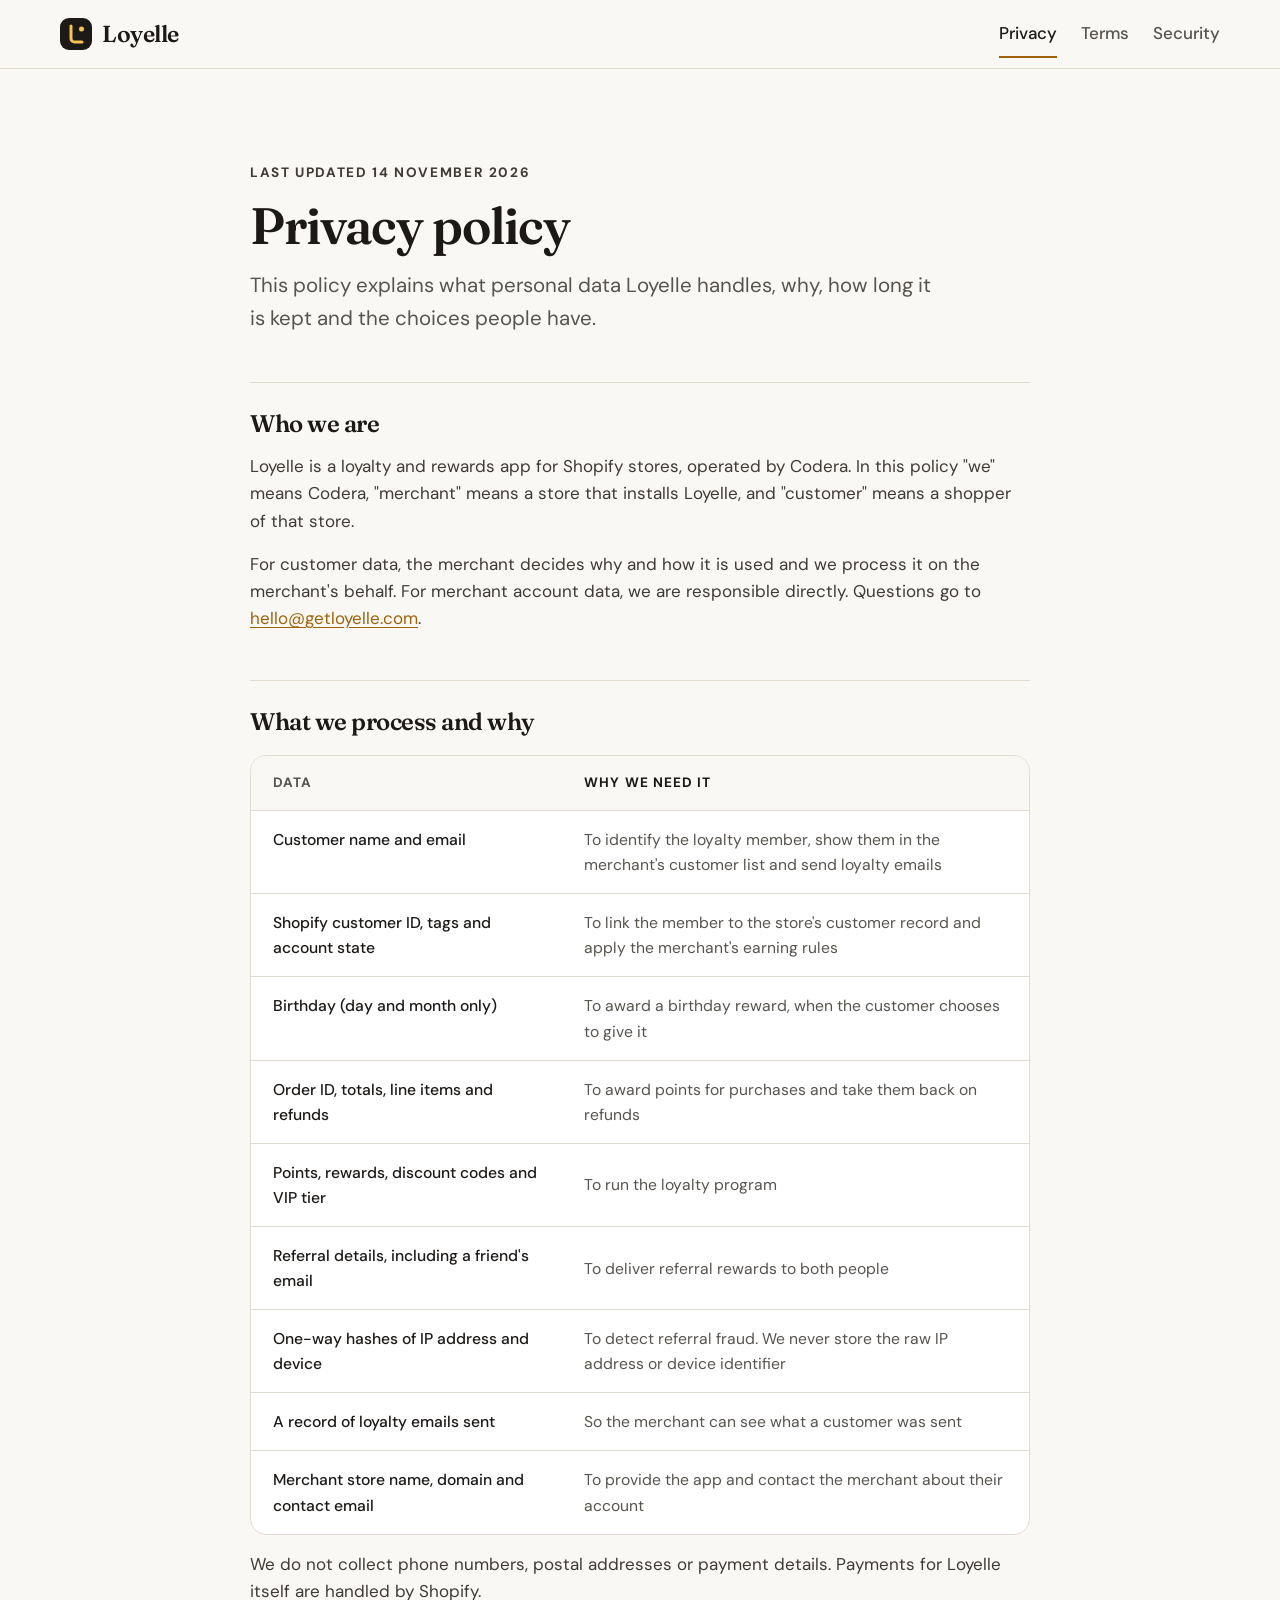
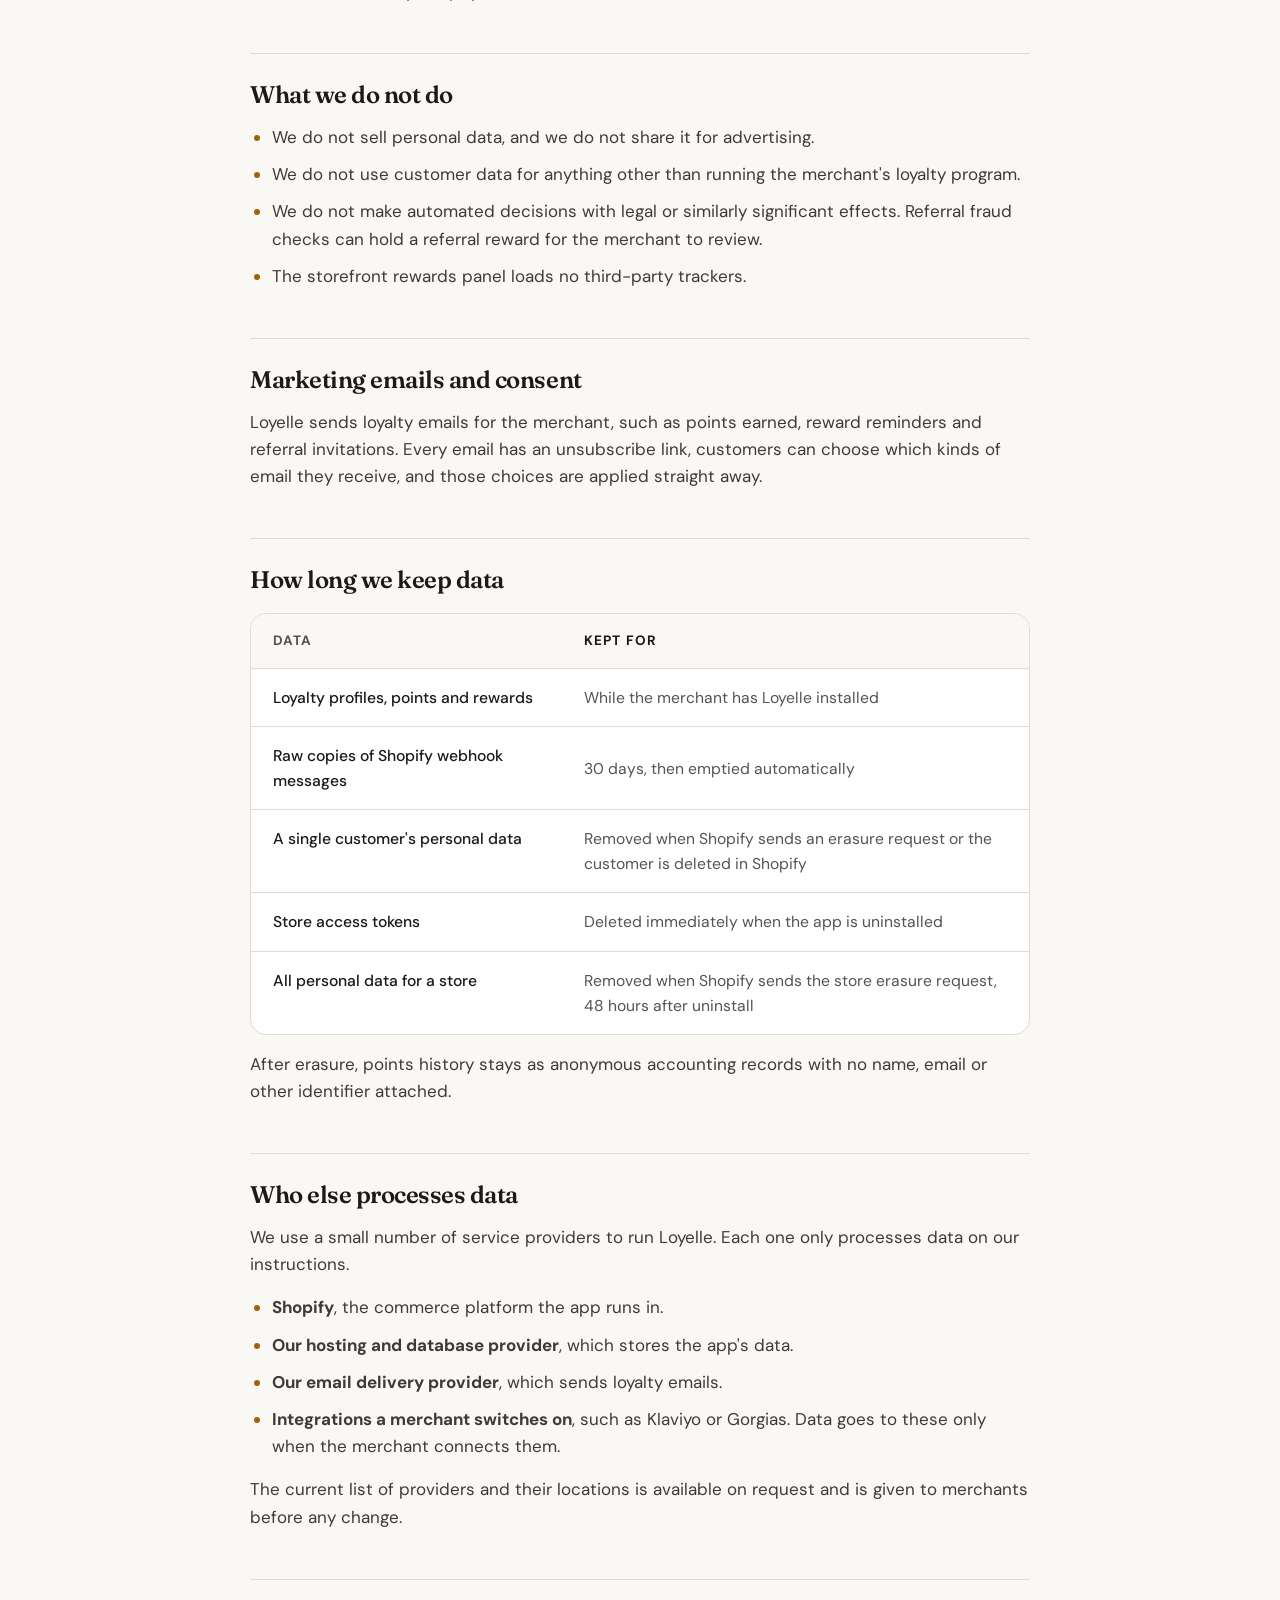
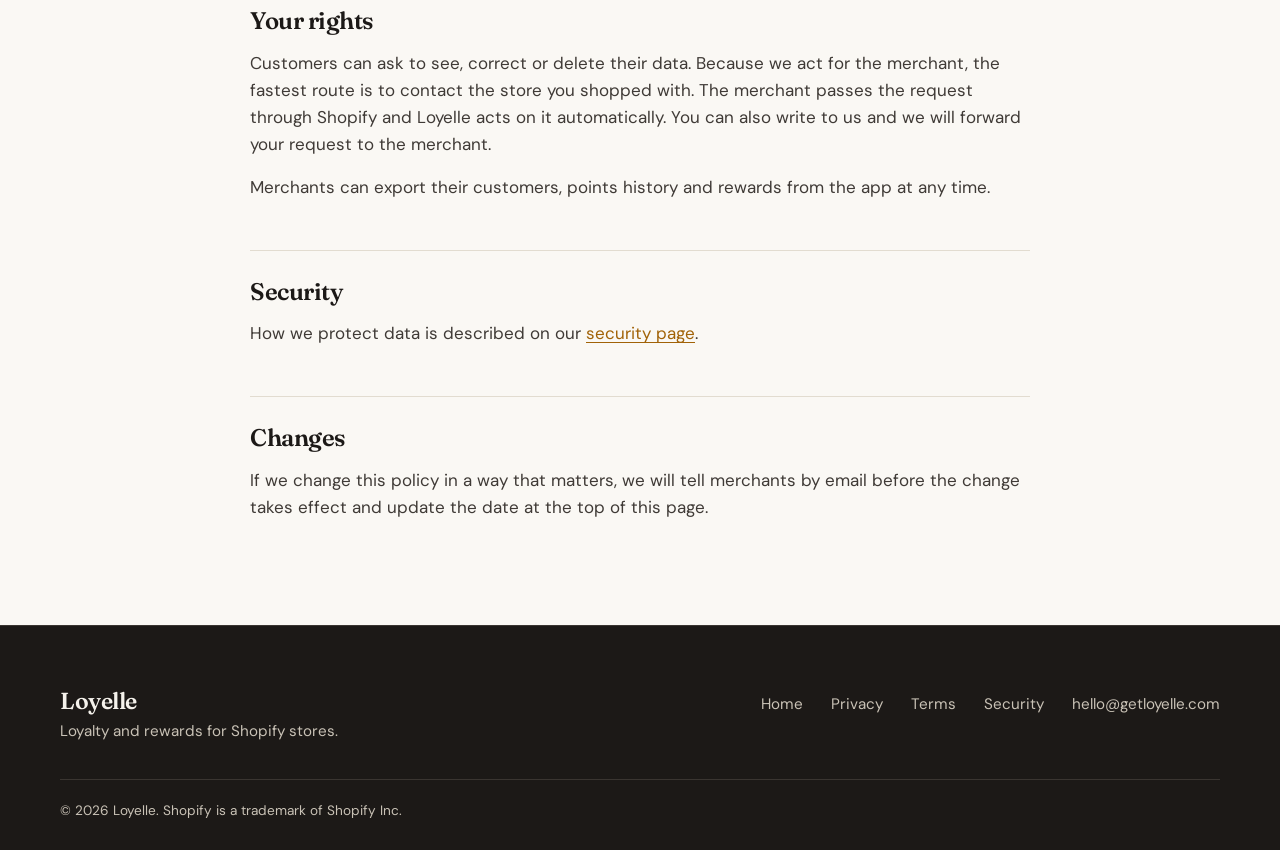
<file: privacy.html>
<!doctype html>
<html lang="en">
<head>
  <meta charset="utf-8">
  <meta name="viewport" content="width=device-width, initial-scale=1">
  <title>Privacy policy | Loyelle</title>
  <meta name="description" content="What personal data Loyelle processes, why, and for how long.">
  <meta name="theme-color" content="#1c1917">
  <link rel="canonical" href="https://getloyelle.com/privacy.html">
  <link rel="icon" href="favicon.svg" type="image/svg+xml">
  <link rel="preconnect" href="https://fonts.googleapis.com">
  <link rel="preconnect" href="https://fonts.gstatic.com" crossorigin>
  <link href="https://fonts.googleapis.com/css2?family=DM+Sans:opsz,wght@9..40,400;9..40,500;9..40,700&family=Fraunces:opsz,wght@9..144,500;9..144,600&display=swap" rel="stylesheet">
  <link rel="stylesheet" href="styles.css">
</head>
<body>
  <a class="skip-link" href="#main">Skip to content</a>
  <header class="site-header">
    <div class="container header-inner">
      <a class="brand" href="index.html" aria-label="Loyelle home"><svg class="brand-mark" viewBox="0 0 32 32" aria-hidden="true"><rect width="32" height="32" rx="9" fill="#1c1917"/><path d="M11 8v12.5a3.5 3.5 0 0 0 3.5 3.5H22" fill="none" stroke="#f5c451" stroke-width="3" stroke-linecap="round"/><circle cx="21.5" cy="11" r="2.5" fill="#f5c451"/></svg><span class="brand-name">Loyelle</span></a>
      <nav class="legal-nav" aria-label="Policies">
        <a href="privacy.html" aria-current="page">Privacy</a>
        <a href="terms.html">Terms</a>
        <a href="security.html">Security</a>
      </nav>
    </div>
  </header>
  <main id="main" class="legal">
    <div class="container legal-inner">
      <p class="kicker">Last updated 14 November 2026</p>
      <h1>Privacy policy</h1>
      <p class="lede">This policy explains what personal data Loyelle handles, why, how long it is kept and the choices people have.</p>

      <h2>Who we are</h2>
      <p>Loyelle is a loyalty and rewards app for Shopify stores, operated by Codera. In this policy "we" means Codera, "merchant" means a store that installs Loyelle, and "customer" means a shopper of that store.</p>
      <p>For customer data, the merchant decides why and how it is used and we process it on the merchant's behalf. For merchant account data, we are responsible directly. Questions go to <a href="mailto:hello@getloyelle.com">hello@getloyelle.com</a>.</p>

      <h2>What we process and why</h2>
      <div class="table-scroll" role="region" aria-label="Data we process" tabindex="0">
        <table class="compare-table legal-table">
          <thead><tr><th scope="col">Data</th><th scope="col">Why we need it</th></tr></thead>
          <tbody>
            <tr><th scope="row">Customer name and email</th><td>To identify the loyalty member, show them in the merchant's customer list and send loyalty emails</td></tr>
            <tr><th scope="row">Shopify customer ID, tags and account state</th><td>To link the member to the store's customer record and apply the merchant's earning rules</td></tr>
            <tr><th scope="row">Birthday (day and month only)</th><td>To award a birthday reward, when the customer chooses to give it</td></tr>
            <tr><th scope="row">Order ID, totals, line items and refunds</th><td>To award points for purchases and take them back on refunds</td></tr>
            <tr><th scope="row">Points, rewards, discount codes and VIP tier</th><td>To run the loyalty program</td></tr>
            <tr><th scope="row">Referral details, including a friend's email</th><td>To deliver referral rewards to both people</td></tr>
            <tr><th scope="row">One-way hashes of IP address and device</th><td>To detect referral fraud. We never store the raw IP address or device identifier</td></tr>
            <tr><th scope="row">A record of loyalty emails sent</th><td>So the merchant can see what a customer was sent</td></tr>
            <tr><th scope="row">Merchant store name, domain and contact email</th><td>To provide the app and contact the merchant about their account</td></tr>
          </tbody>
        </table>
      </div>
      <p>We do not collect phone numbers, postal addresses or payment details. Payments for Loyelle itself are handled by Shopify.</p>

      <h2>What we do not do</h2>
      <ul>
        <li>We do not sell personal data, and we do not share it for advertising.</li>
        <li>We do not use customer data for anything other than running the merchant's loyalty program.</li>
        <li>We do not make automated decisions with legal or similarly significant effects. Referral fraud checks can hold a referral reward for the merchant to review.</li>
        <li>The storefront rewards panel loads no third-party trackers.</li>
      </ul>

      <h2>Marketing emails and consent</h2>
      <p>Loyelle sends loyalty emails for the merchant, such as points earned, reward reminders and referral invitations. Every email has an unsubscribe link, customers can choose which kinds of email they receive, and those choices are applied straight away.</p>

      <h2>How long we keep data</h2>
      <div class="table-scroll" role="region" aria-label="Retention periods" tabindex="0">
        <table class="compare-table legal-table">
          <thead><tr><th scope="col">Data</th><th scope="col">Kept for</th></tr></thead>
          <tbody>
            <tr><th scope="row">Loyalty profiles, points and rewards</th><td>While the merchant has Loyelle installed</td></tr>
            <tr><th scope="row">Raw copies of Shopify webhook messages</th><td>30 days, then emptied automatically</td></tr>
            <tr><th scope="row">A single customer's personal data</th><td>Removed when Shopify sends an erasure request or the customer is deleted in Shopify</td></tr>
            <tr><th scope="row">Store access tokens</th><td>Deleted immediately when the app is uninstalled</td></tr>
            <tr><th scope="row">All personal data for a store</th><td>Removed when Shopify sends the store erasure request, 48 hours after uninstall</td></tr>
          </tbody>
        </table>
      </div>
      <p>After erasure, points history stays as anonymous accounting records with no name, email or other identifier attached.</p>

      <h2>Who else processes data</h2>
      <p>We use a small number of service providers to run Loyelle. Each one only processes data on our instructions.</p>
      <ul>
        <li><strong>Shopify</strong>, the commerce platform the app runs in.</li>
        <li><strong>Our hosting and database provider</strong>, which stores the app's data.</li>
        <li><strong>Our email delivery provider</strong>, which sends loyalty emails.</li>
        <li><strong>Integrations a merchant switches on</strong>, such as Klaviyo or Gorgias. Data goes to these only when the merchant connects them.</li>
      </ul>
      <p>The current list of providers and their locations is available on request and is given to merchants before any change.</p>

      <h2>Your rights</h2>
      <p>Customers can ask to see, correct or delete their data. Because we act for the merchant, the fastest route is to contact the store you shopped with. The merchant passes the request through Shopify and Loyelle acts on it automatically. You can also write to us and we will forward your request to the merchant.</p>
      <p>Merchants can export their customers, points history and rewards from the app at any time.</p>

      <h2>Security</h2>
      <p>How we protect data is described on our <a href="security.html">security page</a>.</p>

      <h2>Changes</h2>
      <p>If we change this policy in a way that matters, we will tell merchants by email before the change takes effect and update the date at the top of this page.</p>

    </div>
  </main>
  <footer class="site-footer">
    <div class="container footer-inner">
      <div><span class="brand-name">Loyelle</span><p>Loyalty and rewards for Shopify stores.</p></div>
      <nav aria-label="Footer">
        <a href="index.html">Home</a>
        <a href="privacy.html">Privacy</a>
        <a href="terms.html">Terms</a>
        <a href="security.html">Security</a>
        <a href="mailto:hello@getloyelle.com">hello@getloyelle.com</a>
      </nav>
    </div>
    <div class="container footer-legal"><p>&copy; 2026 Loyelle. Shopify is a trademark of Shopify Inc.</p></div>
  </footer>
</body>
</html>
</file>
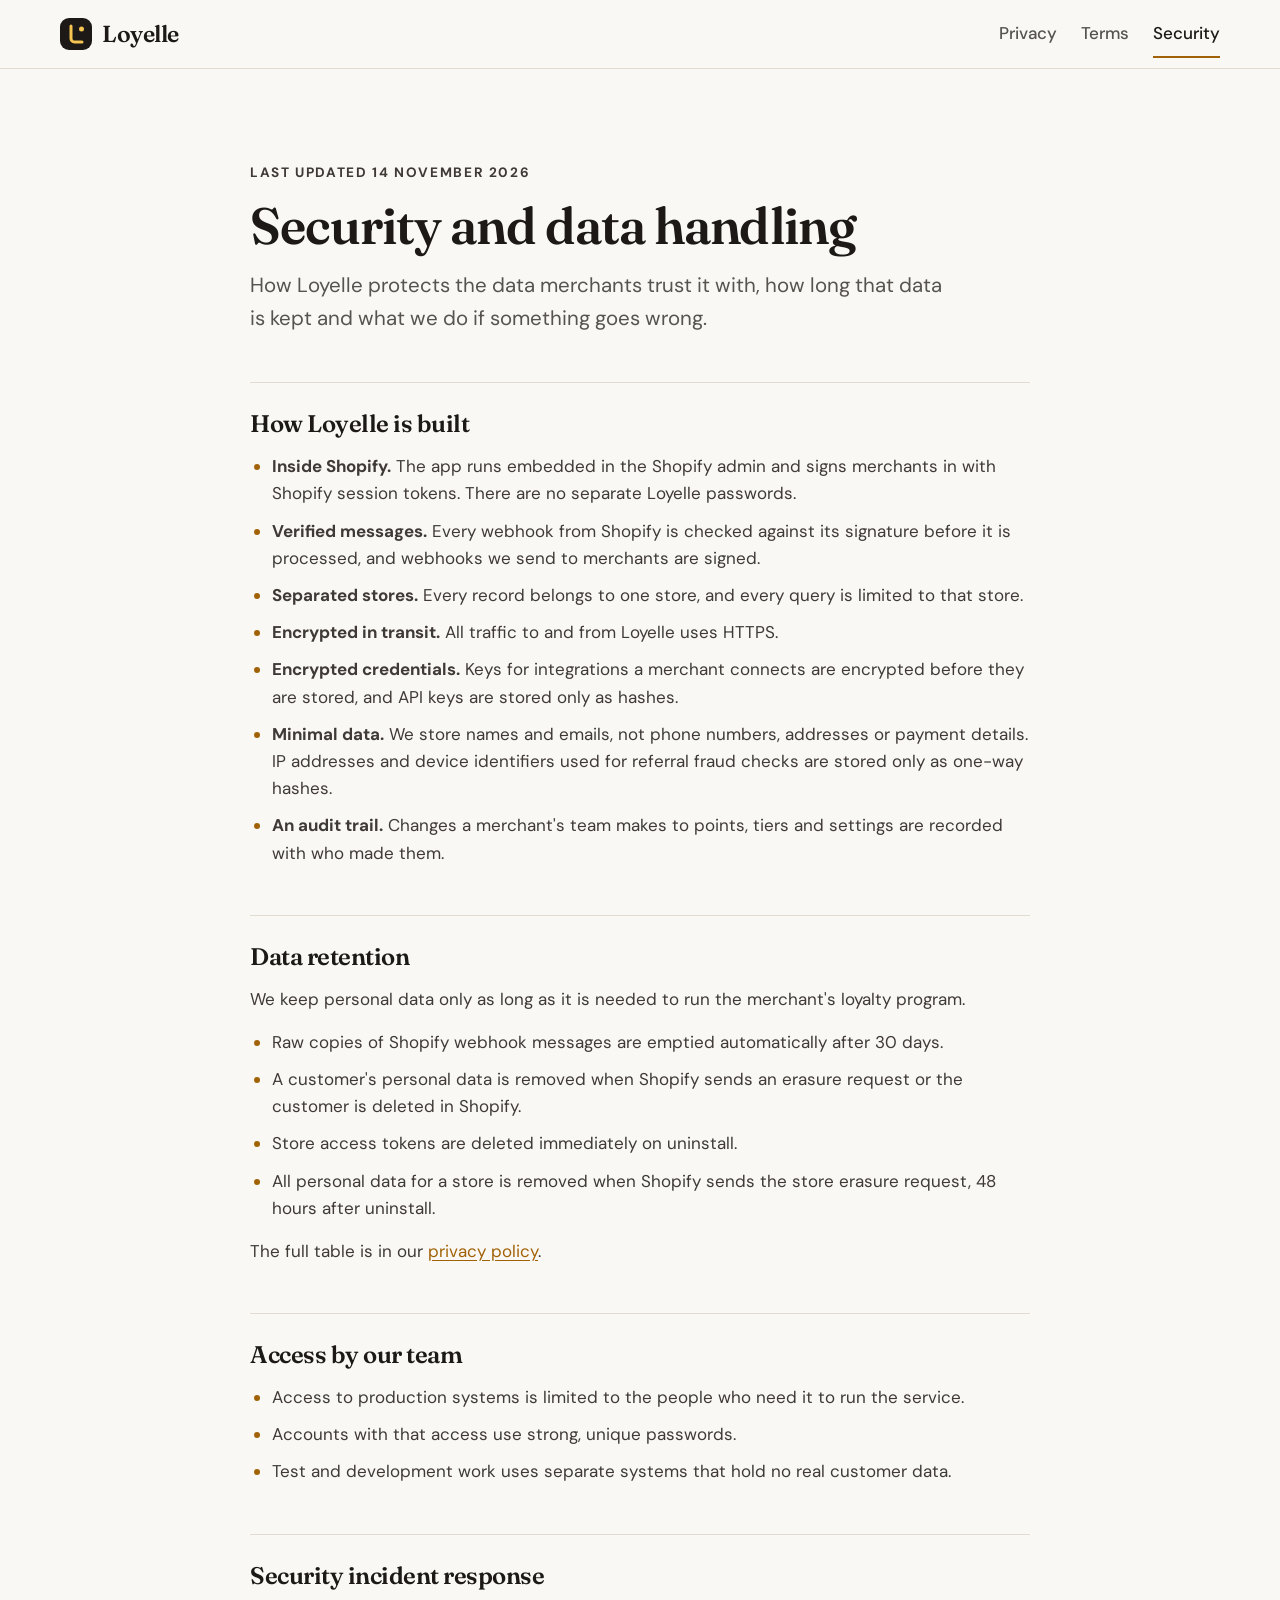
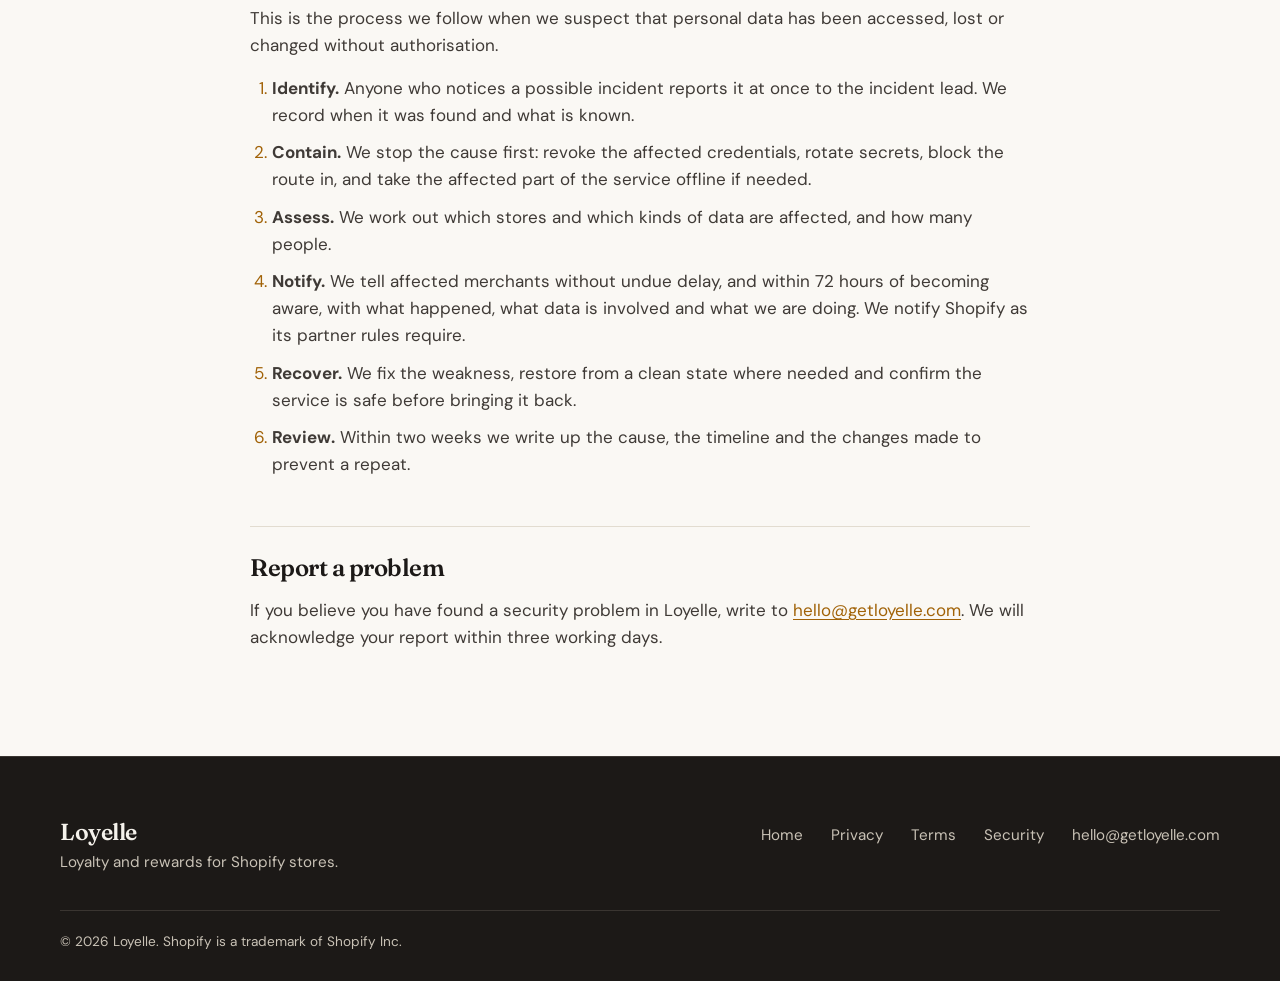
<file: security.html>
<!doctype html>
<html lang="en">
<head>
  <meta charset="utf-8">
  <meta name="viewport" content="width=device-width, initial-scale=1">
  <title>Security and data handling | Loyelle</title>
  <meta name="description" content="How Loyelle protects data, how long it is kept and how incidents are handled.">
  <meta name="theme-color" content="#1c1917">
  <link rel="canonical" href="https://getloyelle.com/security.html">
  <link rel="icon" href="favicon.svg" type="image/svg+xml">
  <link rel="preconnect" href="https://fonts.googleapis.com">
  <link rel="preconnect" href="https://fonts.gstatic.com" crossorigin>
  <link href="https://fonts.googleapis.com/css2?family=DM+Sans:opsz,wght@9..40,400;9..40,500;9..40,700&family=Fraunces:opsz,wght@9..144,500;9..144,600&display=swap" rel="stylesheet">
  <link rel="stylesheet" href="styles.css">
</head>
<body>
  <a class="skip-link" href="#main">Skip to content</a>
  <header class="site-header">
    <div class="container header-inner">
      <a class="brand" href="index.html" aria-label="Loyelle home"><svg class="brand-mark" viewBox="0 0 32 32" aria-hidden="true"><rect width="32" height="32" rx="9" fill="#1c1917"/><path d="M11 8v12.5a3.5 3.5 0 0 0 3.5 3.5H22" fill="none" stroke="#f5c451" stroke-width="3" stroke-linecap="round"/><circle cx="21.5" cy="11" r="2.5" fill="#f5c451"/></svg><span class="brand-name">Loyelle</span></a>
      <nav class="legal-nav" aria-label="Policies">
        <a href="privacy.html">Privacy</a>
        <a href="terms.html">Terms</a>
        <a href="security.html" aria-current="page">Security</a>
      </nav>
    </div>
  </header>
  <main id="main" class="legal">
    <div class="container legal-inner">
      <p class="kicker">Last updated 14 November 2026</p>
      <h1>Security and data handling</h1>
      <p class="lede">How Loyelle protects the data merchants trust it with, how long that data is kept and what we do if something goes wrong.</p>

      <h2>How Loyelle is built</h2>
      <ul>
        <li><strong>Inside Shopify.</strong> The app runs embedded in the Shopify admin and signs merchants in with Shopify session tokens. There are no separate Loyelle passwords.</li>
        <li><strong>Verified messages.</strong> Every webhook from Shopify is checked against its signature before it is processed, and webhooks we send to merchants are signed.</li>
        <li><strong>Separated stores.</strong> Every record belongs to one store, and every query is limited to that store.</li>
        <li><strong>Encrypted in transit.</strong> All traffic to and from Loyelle uses HTTPS.</li>
        <li><strong>Encrypted credentials.</strong> Keys for integrations a merchant connects are encrypted before they are stored, and API keys are stored only as hashes.</li>
        <li><strong>Minimal data.</strong> We store names and emails, not phone numbers, addresses or payment details. IP addresses and device identifiers used for referral fraud checks are stored only as one-way hashes.</li>
        <li><strong>An audit trail.</strong> Changes a merchant's team makes to points, tiers and settings are recorded with who made them.</li>
      </ul>

      <h2>Data retention</h2>
      <p>We keep personal data only as long as it is needed to run the merchant's loyalty program.</p>
      <ul>
        <li>Raw copies of Shopify webhook messages are emptied automatically after 30 days.</li>
        <li>A customer's personal data is removed when Shopify sends an erasure request or the customer is deleted in Shopify.</li>
        <li>Store access tokens are deleted immediately on uninstall.</li>
        <li>All personal data for a store is removed when Shopify sends the store erasure request, 48 hours after uninstall.</li>
      </ul>
      <p>The full table is in our <a href="privacy.html">privacy policy</a>.</p>

      <h2>Access by our team</h2>
      <ul>
        <li>Access to production systems is limited to the people who need it to run the service.</li>
        <li>Accounts with that access use strong, unique passwords.</li>
        <li>Test and development work uses separate systems that hold no real customer data.</li>
      </ul>

      <h2>Security incident response</h2>
      <p>This is the process we follow when we suspect that personal data has been accessed, lost or changed without authorisation.</p>
      <ol>
        <li><strong>Identify.</strong> Anyone who notices a possible incident reports it at once to the incident lead. We record when it was found and what is known.</li>
        <li><strong>Contain.</strong> We stop the cause first: revoke the affected credentials, rotate secrets, block the route in, and take the affected part of the service offline if needed.</li>
        <li><strong>Assess.</strong> We work out which stores and which kinds of data are affected, and how many people.</li>
        <li><strong>Notify.</strong> We tell affected merchants without undue delay, and within 72 hours of becoming aware, with what happened, what data is involved and what we are doing. We notify Shopify as its partner rules require.</li>
        <li><strong>Recover.</strong> We fix the weakness, restore from a clean state where needed and confirm the service is safe before bringing it back.</li>
        <li><strong>Review.</strong> Within two weeks we write up the cause, the timeline and the changes made to prevent a repeat.</li>
      </ol>

      <h2>Report a problem</h2>
      <p>If you believe you have found a security problem in Loyelle, write to <a href="mailto:hello@getloyelle.com?subject=Security%20report">hello@getloyelle.com</a>. We will acknowledge your report within three working days.</p>

    </div>
  </main>
  <footer class="site-footer">
    <div class="container footer-inner">
      <div><span class="brand-name">Loyelle</span><p>Loyalty and rewards for Shopify stores.</p></div>
      <nav aria-label="Footer">
        <a href="index.html">Home</a>
        <a href="privacy.html">Privacy</a>
        <a href="terms.html">Terms</a>
        <a href="security.html">Security</a>
        <a href="mailto:hello@getloyelle.com">hello@getloyelle.com</a>
      </nav>
    </div>
    <div class="container footer-legal"><p>&copy; 2026 Loyelle. Shopify is a trademark of Shopify Inc.</p></div>
  </footer>
</body>
</html>
</file>
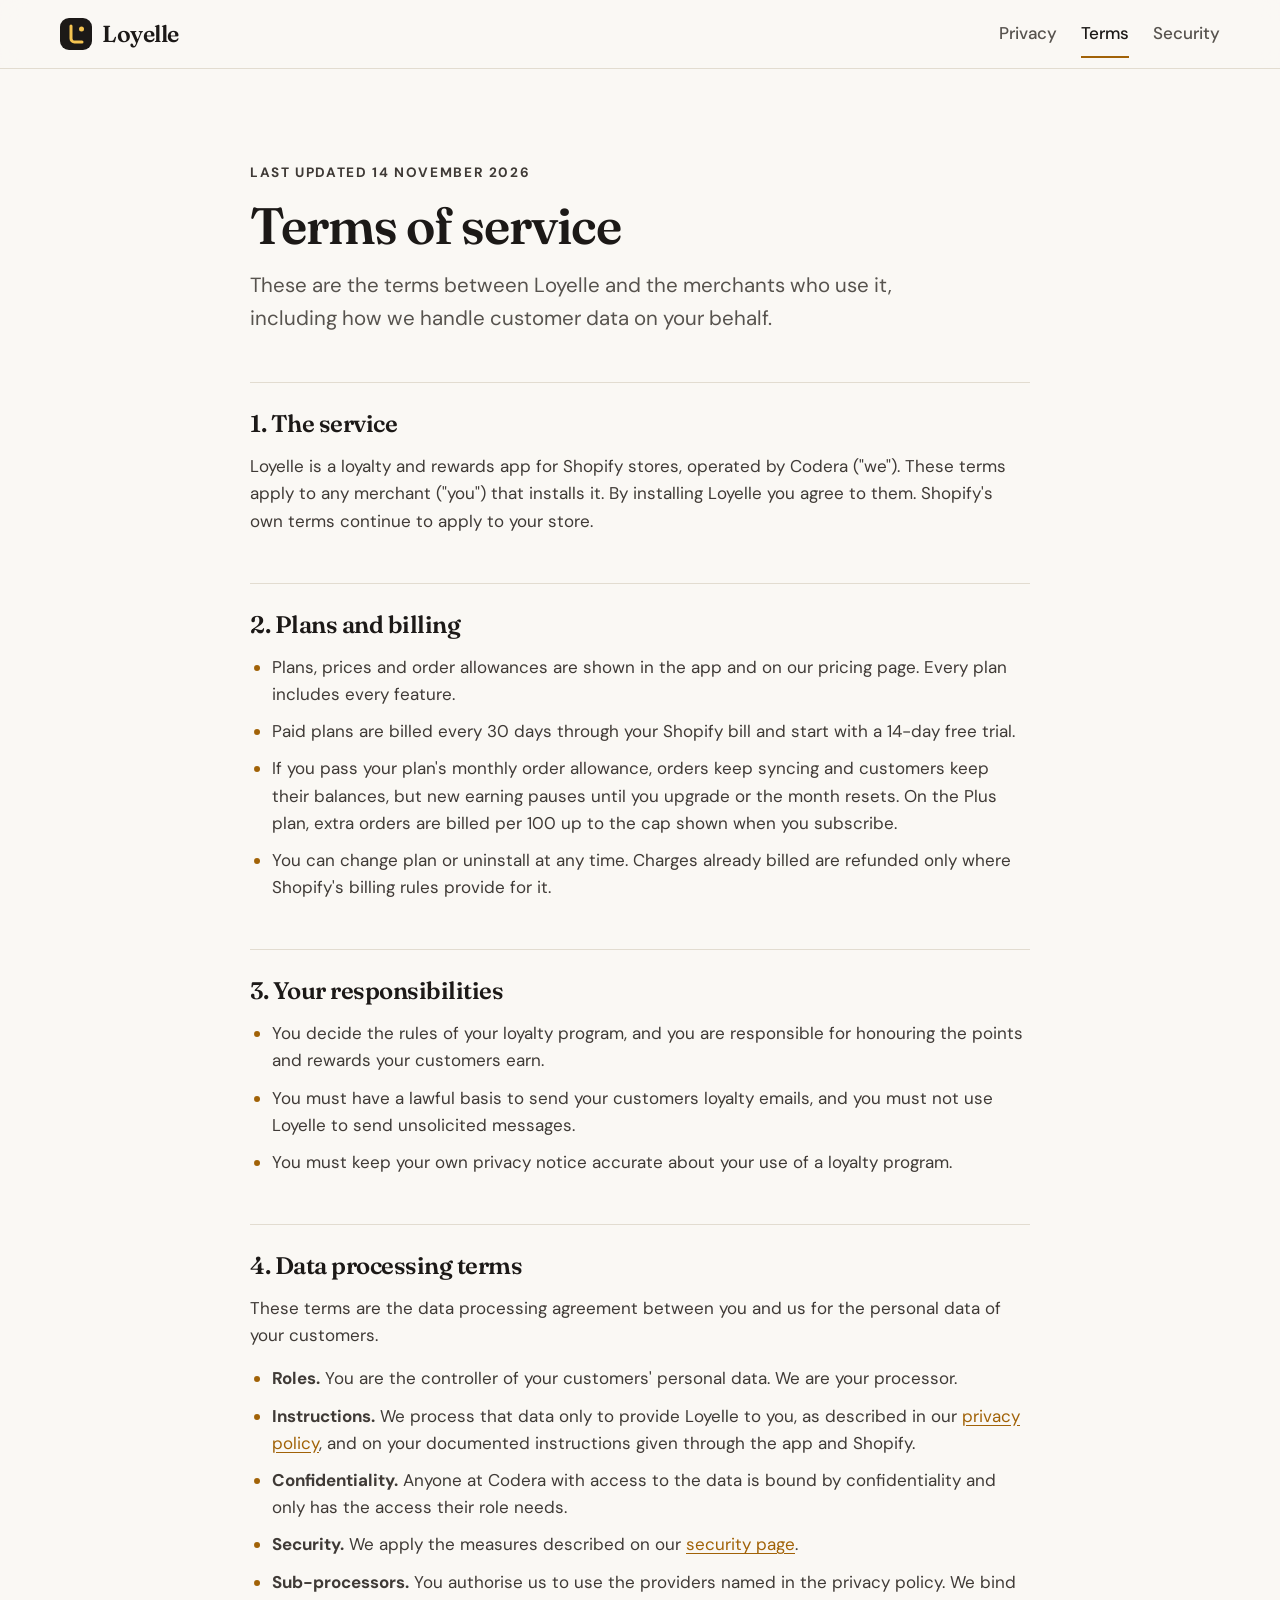
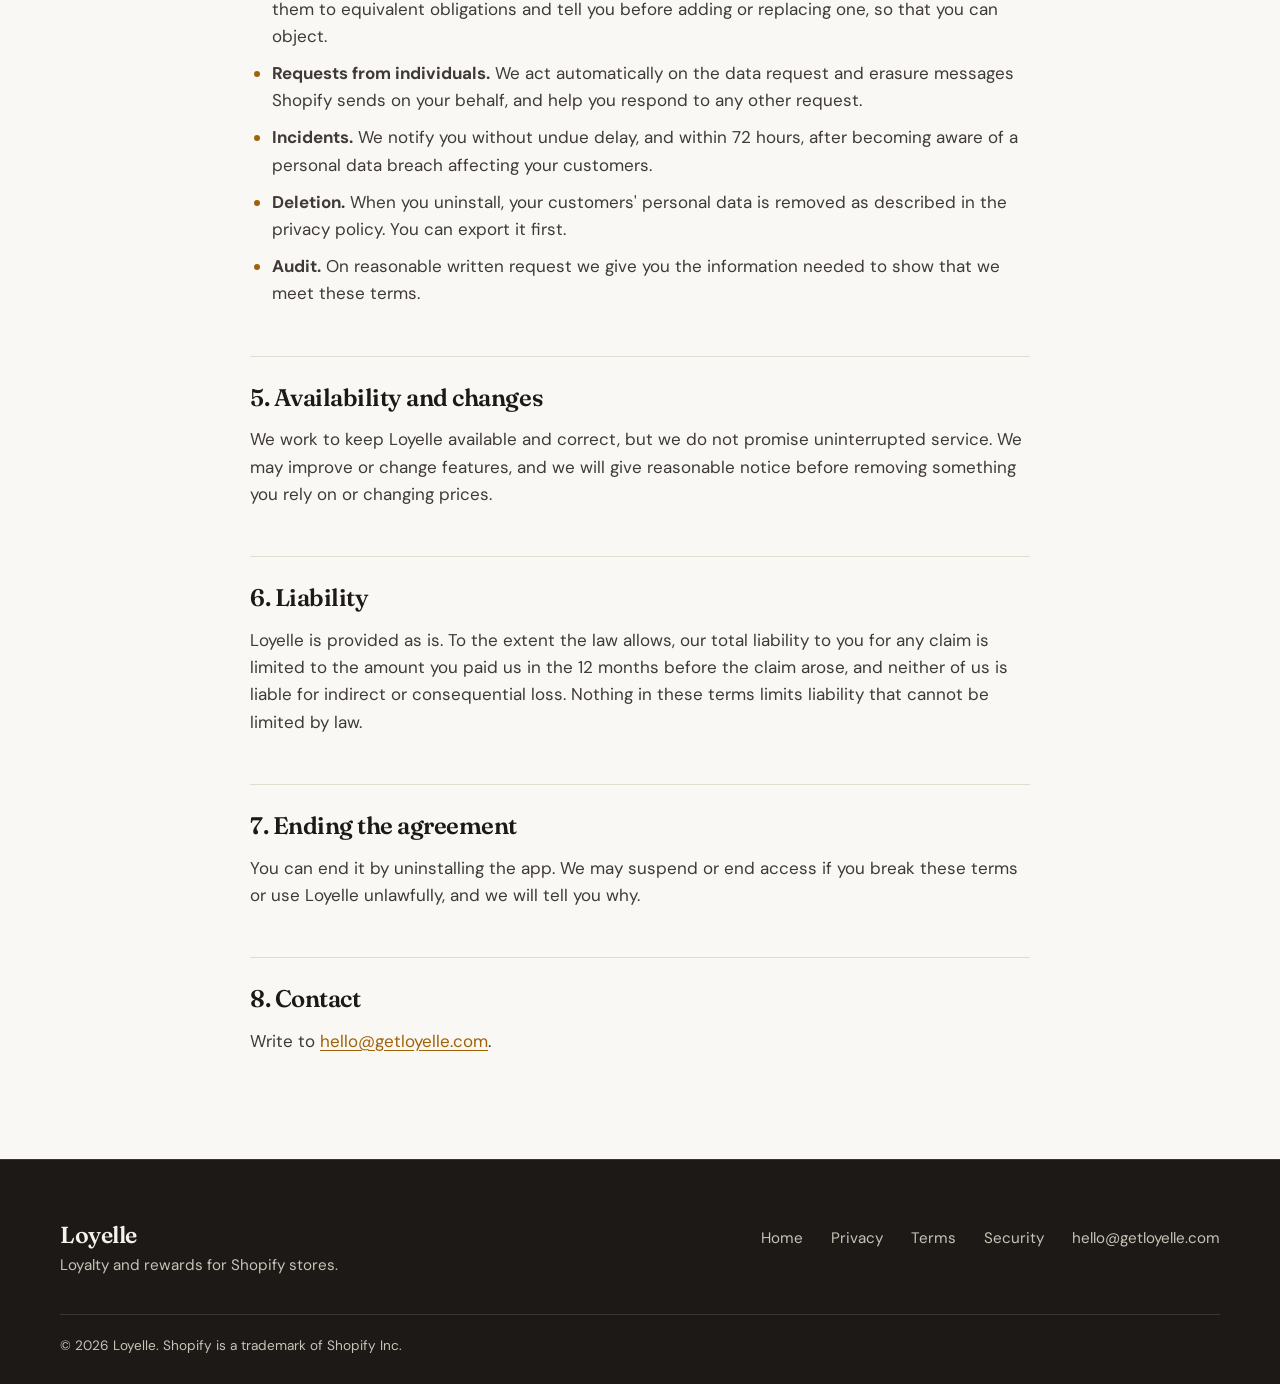
<file: terms.html>
<!doctype html>
<html lang="en">
<head>
  <meta charset="utf-8">
  <meta name="viewport" content="width=device-width, initial-scale=1">
  <title>Terms of service | Loyelle</title>
  <meta name="description" content="The terms for merchants using Loyelle, including data processing terms.">
  <meta name="theme-color" content="#1c1917">
  <link rel="canonical" href="https://getloyelle.com/terms.html">
  <link rel="icon" href="favicon.svg" type="image/svg+xml">
  <link rel="preconnect" href="https://fonts.googleapis.com">
  <link rel="preconnect" href="https://fonts.gstatic.com" crossorigin>
  <link href="https://fonts.googleapis.com/css2?family=DM+Sans:opsz,wght@9..40,400;9..40,500;9..40,700&family=Fraunces:opsz,wght@9..144,500;9..144,600&display=swap" rel="stylesheet">
  <link rel="stylesheet" href="styles.css">
</head>
<body>
  <a class="skip-link" href="#main">Skip to content</a>
  <header class="site-header">
    <div class="container header-inner">
      <a class="brand" href="index.html" aria-label="Loyelle home"><svg class="brand-mark" viewBox="0 0 32 32" aria-hidden="true"><rect width="32" height="32" rx="9" fill="#1c1917"/><path d="M11 8v12.5a3.5 3.5 0 0 0 3.5 3.5H22" fill="none" stroke="#f5c451" stroke-width="3" stroke-linecap="round"/><circle cx="21.5" cy="11" r="2.5" fill="#f5c451"/></svg><span class="brand-name">Loyelle</span></a>
      <nav class="legal-nav" aria-label="Policies">
        <a href="privacy.html">Privacy</a>
        <a href="terms.html" aria-current="page">Terms</a>
        <a href="security.html">Security</a>
      </nav>
    </div>
  </header>
  <main id="main" class="legal">
    <div class="container legal-inner">
      <p class="kicker">Last updated 14 November 2026</p>
      <h1>Terms of service</h1>
      <p class="lede">These are the terms between Loyelle and the merchants who use it, including how we handle customer data on your behalf.</p>

      <h2>1. The service</h2>
      <p>Loyelle is a loyalty and rewards app for Shopify stores, operated by Codera ("we"). These terms apply to any merchant ("you") that installs it. By installing Loyelle you agree to them. Shopify's own terms continue to apply to your store.</p>

      <h2>2. Plans and billing</h2>
      <ul>
        <li>Plans, prices and order allowances are shown in the app and on our pricing page. Every plan includes every feature.</li>
        <li>Paid plans are billed every 30 days through your Shopify bill and start with a 14-day free trial.</li>
        <li>If you pass your plan's monthly order allowance, orders keep syncing and customers keep their balances, but new earning pauses until you upgrade or the month resets. On the Plus plan, extra orders are billed per 100 up to the cap shown when you subscribe.</li>
        <li>You can change plan or uninstall at any time. Charges already billed are refunded only where Shopify's billing rules provide for it.</li>
      </ul>

      <h2>3. Your responsibilities</h2>
      <ul>
        <li>You decide the rules of your loyalty program, and you are responsible for honouring the points and rewards your customers earn.</li>
        <li>You must have a lawful basis to send your customers loyalty emails, and you must not use Loyelle to send unsolicited messages.</li>
        <li>You must keep your own privacy notice accurate about your use of a loyalty program.</li>
      </ul>

      <h2>4. Data processing terms</h2>
      <p>These terms are the data processing agreement between you and us for the personal data of your customers.</p>
      <ul>
        <li><strong>Roles.</strong> You are the controller of your customers' personal data. We are your processor.</li>
        <li><strong>Instructions.</strong> We process that data only to provide Loyelle to you, as described in our <a href="privacy.html">privacy policy</a>, and on your documented instructions given through the app and Shopify.</li>
        <li><strong>Confidentiality.</strong> Anyone at Codera with access to the data is bound by confidentiality and only has the access their role needs.</li>
        <li><strong>Security.</strong> We apply the measures described on our <a href="security.html">security page</a>.</li>
        <li><strong>Sub-processors.</strong> You authorise us to use the providers named in the privacy policy. We bind them to equivalent obligations and tell you before adding or replacing one, so that you can object.</li>
        <li><strong>Requests from individuals.</strong> We act automatically on the data request and erasure messages Shopify sends on your behalf, and help you respond to any other request.</li>
        <li><strong>Incidents.</strong> We notify you without undue delay, and within 72 hours, after becoming aware of a personal data breach affecting your customers.</li>
        <li><strong>Deletion.</strong> When you uninstall, your customers' personal data is removed as described in the privacy policy. You can export it first.</li>
        <li><strong>Audit.</strong> On reasonable written request we give you the information needed to show that we meet these terms.</li>
      </ul>

      <h2>5. Availability and changes</h2>
      <p>We work to keep Loyelle available and correct, but we do not promise uninterrupted service. We may improve or change features, and we will give reasonable notice before removing something you rely on or changing prices.</p>

      <h2>6. Liability</h2>
      <p>Loyelle is provided as is. To the extent the law allows, our total liability to you for any claim is limited to the amount you paid us in the 12 months before the claim arose, and neither of us is liable for indirect or consequential loss. Nothing in these terms limits liability that cannot be limited by law.</p>

      <h2>7. Ending the agreement</h2>
      <p>You can end it by uninstalling the app. We may suspend or end access if you break these terms or use Loyelle unlawfully, and we will tell you why.</p>

      <h2>8. Contact</h2>
      <p>Write to <a href="mailto:hello@getloyelle.com">hello@getloyelle.com</a>.</p>

    </div>
  </main>
  <footer class="site-footer">
    <div class="container footer-inner">
      <div><span class="brand-name">Loyelle</span><p>Loyalty and rewards for Shopify stores.</p></div>
      <nav aria-label="Footer">
        <a href="index.html">Home</a>
        <a href="privacy.html">Privacy</a>
        <a href="terms.html">Terms</a>
        <a href="security.html">Security</a>
        <a href="mailto:hello@getloyelle.com">hello@getloyelle.com</a>
      </nav>
    </div>
    <div class="container footer-legal"><p>&copy; 2026 Loyelle. Shopify is a trademark of Shopify Inc.</p></div>
  </footer>
</body>
</html>
</file>
<file: styles.css>
:root {
  --ink: #1c1917;
  --ink-soft: #292524;
  --paper: #faf8f4;
  --tint: #f3efe7;
  --card: #ffffff;
  --text: #1c1917;
  --muted: #57534e;
  --border: #e2dcd0;
  --gold: #a16207;
  --gold-bright: #f5c451;
  --gold-wash: #fbf1d7;
  --green: #166534;
  --red: #b42318;
  --on-dark: #f5f2ec;
  --on-dark-muted: #c9c2b6;
  --radius: 16px;
  --radius-small: 10px;
  --shadow: 0 1px 2px rgba(28, 25, 23, 0.05), 0 12px 32px rgba(28, 25, 23, 0.08);
  --shadow-lift: 0 2px 4px rgba(28, 25, 23, 0.06), 0 24px 56px rgba(28, 25, 23, 0.14);
  --font-body: "DM Sans", system-ui, -apple-system, "Segoe UI", sans-serif;
  --font-display: "Fraunces", Georgia, "Times New Roman", serif;
}

*, *::before, *::after { box-sizing: border-box; }

html { scroll-behavior: smooth; scroll-padding-top: 88px; -webkit-text-size-adjust: 100%; }

body {
  margin: 0;
  background: var(--paper);
  color: var(--text);
  font-family: var(--font-body);
  font-size: 17px;
  line-height: 1.6;
  -webkit-font-smoothing: antialiased;
}

h1, h2, h3, p, ul, ol { margin: 0; }
ul, ol { padding: 0; list-style: none; }
a { color: inherit; }
svg { display: block; }

h1, h2 { font-family: var(--font-display); font-weight: 600; letter-spacing: -0.02em; line-height: 1.08; text-wrap: balance; }
h1 { font-size: clamp(2.6rem, 6vw, 4.4rem); }
h2 { font-size: clamp(1.9rem, 3.6vw, 2.8rem); }
h3 { font-size: 1.15rem; font-weight: 700; line-height: 1.3; }
h1 em { font-style: italic; color: var(--gold); }

:focus-visible { outline: 3px solid var(--gold); outline-offset: 3px; border-radius: 6px; }
.section-dark :focus-visible, .cta-band :focus-visible { outline-color: var(--gold-bright); }

.container { width: min(1160px, 100% - 40px); margin-inline: auto; }

.visually-hidden { position: absolute; width: 1px; height: 1px; overflow: hidden; clip-path: inset(50%); white-space: nowrap; }

.skip-link { position: absolute; left: 16px; top: -60px; z-index: 100; background: var(--ink); color: var(--on-dark); padding: 10px 16px; border-radius: 8px; }
.skip-link:focus { top: 12px; }

/* Buttons */
.button {
  display: inline-flex; align-items: center; justify-content: center;
  min-height: 48px; padding: 0 24px;
  border-radius: 999px; border: 1.5px solid transparent;
  font: inherit; font-weight: 700; font-size: 1rem; text-decoration: none; cursor: pointer;
  transition: background-color 180ms ease, border-color 180ms ease, color 180ms ease, transform 180ms ease;
}
.button:active { transform: translateY(1px); }
.button-small { min-height: 44px; padding: 0 18px; font-size: 0.95rem; }
.button-primary { background: var(--ink); color: var(--on-dark); }
.button-primary:hover { background: #3a3430; }
.button-ghost { border-color: var(--border); background: transparent; color: var(--ink); }
.button-ghost:hover { border-color: var(--ink); }
.button-gold { background: var(--gold-bright); color: var(--ink); }
.button-gold:hover { background: #ffd66e; }

/* Header */
.site-header { position: sticky; top: 0; z-index: 50; background: rgba(250, 248, 244, 0.88); backdrop-filter: blur(12px); border-bottom: 1px solid var(--border); }
.header-inner { display: flex; align-items: center; justify-content: space-between; min-height: 68px; gap: 16px; }
.brand { display: inline-flex; align-items: center; gap: 10px; text-decoration: none; min-height: 44px; }
.brand-mark { width: 32px; height: 32px; }
.brand-name { font-family: var(--font-display); font-weight: 600; font-size: 1.45rem; letter-spacing: -0.02em; }
.site-nav { display: flex; align-items: center; gap: 28px; }
.site-nav a:not(.button) { text-decoration: none; font-weight: 500; color: var(--muted); padding: 10px 0; transition: color 150ms ease; }
.site-nav a:not(.button):hover { color: var(--ink); }
.nav-toggle { display: none; width: 44px; height: 44px; border: 1px solid var(--border); border-radius: 12px; background: var(--card); color: var(--ink); cursor: pointer; align-items: center; justify-content: center; }
.nav-toggle svg { width: 22px; height: 22px; }

/* Hero */
.hero { position: relative; overflow: hidden; padding: clamp(48px, 8vw, 104px) 0 clamp(56px, 8vw, 104px); }
.hero::before { content: ""; position: absolute; inset: -20% -10% auto 40%; height: 720px; background: radial-gradient(closest-side, rgba(245, 196, 81, 0.28), rgba(245, 196, 81, 0)); pointer-events: none; }
.hero-grid { position: relative; display: grid; grid-template-columns: minmax(0, 1.05fr) minmax(0, 0.95fr); gap: clamp(32px, 6vw, 80px); align-items: center; }
.eyebrow { display: inline-flex; align-items: center; gap: 10px; padding: 6px 14px; border: 1px solid var(--border); border-radius: 999px; background: var(--card); font-size: 0.9rem; font-weight: 500; color: var(--muted); margin-bottom: 24px; }
.dot { width: 8px; height: 8px; border-radius: 50%; background: var(--gold); }
.lede { margin-top: 24px; font-size: clamp(1.1rem, 1.6vw, 1.3rem); color: var(--muted); max-width: 34em; }
.cta-row { display: flex; flex-wrap: wrap; gap: 12px; margin-top: 32px; }
.hero-points { margin-top: 32px; display: grid; gap: 10px; color: var(--muted); font-size: 0.98rem; }
.hero-points li { display: flex; align-items: center; gap: 10px; }
.hero-points svg { width: 20px; height: 20px; color: var(--gold); flex: none; }

.hero-visual { position: relative; padding: 76px 0 76px; max-width: 440px; width: 100%; justify-self: center; }
.panel { background: var(--card); border: 1px solid var(--border); border-radius: 24px; box-shadow: var(--shadow-lift); overflow: hidden; }
.panel-head { display: flex; align-items: center; justify-content: space-between; padding: 18px 22px; background: var(--ink); color: var(--on-dark); }
.panel-title { font-weight: 700; }
.tier-chip { font-size: 0.8rem; font-weight: 700; padding: 4px 10px; border-radius: 999px; background: var(--gold-bright); color: var(--ink); }
.panel-balance { padding: 24px 22px 8px; display: flex; align-items: baseline; gap: 10px; }
.balance-number { font-family: var(--font-display); font-size: 3rem; font-weight: 600; line-height: 1; letter-spacing: -0.02em; font-variant-numeric: tabular-nums; }
.balance-label { color: var(--muted); font-weight: 500; }
.progress { padding: 8px 22px 18px; }
.progress-bar { height: 8px; border-radius: 999px; background: var(--tint); overflow: hidden; }
.progress-bar span { display: block; height: 100%; border-radius: 999px; background: linear-gradient(90deg, var(--gold), var(--gold-bright)); }
.progress p { margin-top: 8px; font-size: 0.88rem; color: var(--muted); }
.reward-list { border-top: 1px solid var(--border); }
.reward-list li { display: flex; align-items: center; justify-content: space-between; gap: 12px; padding: 14px 22px; border-bottom: 1px solid var(--border); }
.reward-list li:last-child { border-bottom: 0; }
.reward-list strong { display: block; font-size: 0.98rem; }
.reward-list span { font-size: 0.85rem; color: var(--muted); }
.reward-list .reward-action { flex: none; font-weight: 700; font-size: 0.85rem; padding: 7px 14px; border-radius: 999px; background: var(--ink); color: var(--on-dark); }
.reward-list .reward-action.is-locked { background: var(--tint); color: var(--muted); }

.float-card { position: absolute; display: flex; align-items: center; gap: 12px; max-width: 290px; padding: 12px 16px; background: var(--card); border: 1px solid var(--border); border-radius: 14px; box-shadow: var(--shadow); font-size: 0.85rem; }
.float-card strong { display: block; font-size: 0.9rem; }
.float-card span { color: var(--muted); }
.float-icon { flex: none; width: 36px; height: 36px; border-radius: 10px; display: grid; place-items: center; background: var(--tint); color: var(--ink); }
.float-icon svg { width: 20px; height: 20px; }
.float-icon.is-gold { background: var(--gold-wash); color: var(--gold); }
.float-refund { top: 0; right: -28px; }
.float-referral { bottom: 0; left: -36px; }

.hero-saving { margin-top: 22px; padding: 14px 18px; border-left: 4px solid var(--gold); border-radius: 0 var(--radius-small) var(--radius-small) 0; background: var(--gold-wash); color: #5b4208; font-size: 0.98rem; max-width: 34em; }
.hero-saving strong { color: var(--ink); }

/* Calls to action between sections */
.inline-cta { margin-top: 40px; padding: 24px 28px; display: flex; align-items: center; justify-content: space-between; gap: 24px; flex-wrap: wrap; background: var(--card); border: 1px solid var(--border); border-radius: var(--radius); }
.inline-cta p { flex: 1 1 320px; color: var(--muted); }
.inline-cta strong { color: var(--ink); }
.inline-cta-actions { display: flex; flex-wrap: wrap; gap: 12px; }

/* Marquee */
.marquee-band { padding: 28px 0 32px; border-top: 1px solid var(--border); background: var(--paper); }
.marquee-head { display: flex; align-items: center; justify-content: space-between; gap: 16px; margin-bottom: 18px; }
.marquee-head p { font-size: 0.85rem; font-weight: 700; letter-spacing: 0.1em; text-transform: uppercase; color: var(--muted); }
.marquee-toggle { min-height: 44px; padding: 0 14px; border: 1px solid var(--border); border-radius: 999px; background: var(--card); color: var(--muted); font: inherit; font-size: 0.85rem; font-weight: 500; cursor: pointer; transition: color 150ms ease, border-color 150ms ease; }
.marquee-toggle:hover { color: var(--ink); border-color: var(--ink); }
.marquee { display: flex; overflow: hidden; -webkit-mask-image: linear-gradient(90deg, transparent, #000 8%, #000 92%, transparent); mask-image: linear-gradient(90deg, transparent, #000 8%, #000 92%, transparent); }
.marquee-track { display: flex; flex: none; align-items: center; gap: 56px; padding-right: 56px; animation: marquee 38s linear infinite; }
.marquee-track li { flex: none; font-family: var(--font-display); font-size: 1.5rem; font-weight: 600; letter-spacing: -0.01em; color: #6b645d; white-space: nowrap; }
.marquee:hover .marquee-track, .marquee:focus-within .marquee-track, .marquee.is-paused .marquee-track { animation-play-state: paused; }
@keyframes marquee { to { transform: translateX(-100%); } }

/* Product screenshots */
.shots { display: grid; grid-template-columns: repeat(4, 1fr); gap: 28px; }
.shots figure { margin: 0; }
.phone { padding: 8px; border-radius: 30px; background: var(--ink); box-shadow: var(--shadow-lift); }
.phone img { display: block; width: 100%; height: auto; aspect-ratio: 430 / 560; object-fit: cover; object-position: top; border-radius: 23px; background: #fff; }
.shots figcaption { margin-top: 18px; color: var(--muted); font-size: 0.95rem; }
.shots figcaption strong { display: block; color: var(--ink); font-size: 1.02rem; margin-bottom: 4px; }

/* Facts */
.facts { border-block: 1px solid var(--border); background: var(--card); }
.facts-grid { display: grid; grid-template-columns: repeat(4, 1fr); }
.facts-grid div { padding: 28px 20px; text-align: center; border-left: 1px solid var(--border); }
.facts-grid div:first-child { border-left: 0; }
.facts-grid strong { display: block; font-family: var(--font-display); font-size: 2.4rem; font-weight: 600; line-height: 1.1; font-variant-numeric: tabular-nums; }
.facts-grid span { color: var(--muted); font-size: 0.95rem; }

/* Sections */
.section { padding: clamp(64px, 9vw, 112px) 0; }
.section-tint { background: var(--tint); }
.section-head { max-width: 720px; margin-bottom: clamp(32px, 5vw, 56px); }
.kicker { font-size: 0.85rem; font-weight: 700; letter-spacing: 0.12em; text-transform: uppercase; color: var(--gold); margin-bottom: 14px; }
.section-sub { margin-top: 18px; font-size: 1.1rem; color: var(--muted); }

.pillars { display: grid; grid-template-columns: repeat(3, 1fr); gap: 24px; }
.pillar { padding: 32px; background: var(--card); border: 1px solid var(--border); border-radius: var(--radius); }
.pillar p { margin-top: 10px; color: var(--muted); }
.icon-badge { display: grid; place-items: center; width: 48px; height: 48px; border-radius: 14px; background: var(--gold-wash); color: var(--gold); margin-bottom: 20px; }
.icon-badge svg { width: 24px; height: 24px; }

.feature-grid { display: grid; grid-template-columns: repeat(4, 1fr); gap: 20px; }
.feature { padding: 26px; background: var(--card); border: 1px solid var(--border); border-radius: var(--radius); transition: box-shadow 200ms ease, border-color 200ms ease; }
.feature:hover { box-shadow: var(--shadow); border-color: #d3cbbb; }
.feature > p { margin-top: 8px; color: var(--muted); font-size: 0.97rem; }
.feature ul { margin-top: 16px; padding-top: 16px; border-top: 1px solid var(--border); display: grid; gap: 8px; font-size: 0.92rem; }
.feature li { position: relative; padding-left: 18px; }
.feature li::before { content: ""; position: absolute; left: 0; top: 0.62em; width: 6px; height: 6px; border-radius: 50%; background: var(--gold); }

.cta-note { margin-top: 14px; font-size: 0.92rem; color: var(--muted); }

/* Comparison table */
.table-scroll { overflow-x: auto; border: 1px solid var(--border); border-radius: var(--radius); background: var(--card); }
.compare-table { width: 100%; min-width: 620px; border-collapse: collapse; font-size: 0.98rem; }
.compare-table th, .compare-table td { padding: 16px 22px; text-align: left; border-bottom: 1px solid var(--border); }
.compare-table tbody tr:last-child th, .compare-table tbody tr:last-child td { border-bottom: 0; }
.compare-table thead th { font-size: 0.85rem; letter-spacing: 0.08em; text-transform: uppercase; color: var(--muted); background: var(--paper); }
.compare-table thead th:nth-child(2) { color: var(--ink); }
.compare-table tbody th { font-weight: 500; }
.compare-table td { color: var(--muted); }
.compare-table td.is-ours { color: var(--green); font-weight: 700; background: #f3faf5; }

/* Programs */
.program-grid { display: grid; grid-template-columns: repeat(3, 1fr); gap: 20px; }
.program { padding: 26px; background: var(--card); border: 1px solid var(--border); border-radius: var(--radius); }
.program p { margin-top: 6px; color: var(--muted); font-size: 0.97rem; }
.chips { margin-top: 16px; display: flex; flex-wrap: wrap; gap: 8px; }
.chips li { padding: 5px 12px; border-radius: 999px; background: var(--gold-wash); color: #7a4a05; font-size: 0.85rem; font-weight: 500; }

/* Switching */
.switch-grid { display: grid; grid-template-columns: minmax(0, 1fr) minmax(0, 1fr); gap: clamp(32px, 6vw, 80px); align-items: center; }
.switch-grid .button { margin-top: 28px; }
.switch-list { display: grid; gap: 14px; }
.switch-list li { padding: 20px 24px; background: var(--card); border: 1px solid var(--border); border-left: 4px solid var(--gold); border-radius: var(--radius-small); }
.switch-list strong { display: block; }
.switch-list span { color: var(--muted); font-size: 0.97rem; }

/* Trust */
.trust-grid { display: grid; grid-template-columns: repeat(3, 1fr); gap: 32px 40px; }
.trust-grid li { padding-top: 20px; border-top: 2px solid var(--ink); }
.trust-grid p { margin-top: 8px; color: var(--muted); font-size: 0.97rem; }

/* Plan finder */
.plan-finder { margin-bottom: 36px; padding: 24px 28px; background: var(--card); border: 1px solid var(--border); border-radius: var(--radius); }
.plan-finder label { display: block; font-weight: 700; margin-bottom: 14px; }
.finder-controls { display: flex; align-items: center; gap: 20px; }
.finder-controls input[type="range"] { flex: 1; min-width: 0; height: 44px; accent-color: var(--gold); cursor: pointer; }
.finder-controls input[type="number"] { width: 120px; min-height: 44px; padding: 0 12px; border: 1.5px solid var(--border); border-radius: var(--radius-small); font: inherit; font-weight: 700; font-variant-numeric: tabular-nums; background: var(--paper); color: var(--ink); }
.finder-result { margin-top: 14px; min-height: 1.6em; color: var(--muted); }
.finder-result strong { color: var(--ink); }
.finder-saving { margin-top: 10px; padding: 12px 16px; border-radius: var(--radius-small); background: #f3faf5; color: var(--green); font-weight: 500; }
.finder-saving strong { font-weight: 700; }
.assurances { margin-top: 28px; display: flex; flex-wrap: wrap; gap: 10px 28px; font-size: 0.95rem; font-weight: 500; }
.assurances li { position: relative; padding-left: 26px; }
.assurances li::before { content: ""; position: absolute; left: 2px; top: 0.3em; width: 14px; height: 8px; border-left: 2px solid var(--green); border-bottom: 2px solid var(--green); transform: rotate(-45deg); }
.plan.is-match { border: 2px solid var(--ink); box-shadow: var(--shadow); }

/* Ledger */
.section-dark { background: var(--ink); color: var(--on-dark); }
.section-dark .kicker { color: var(--gold-bright); }
.section-dark .section-sub { color: var(--on-dark-muted); }
.ledger-grid { display: grid; grid-template-columns: minmax(0, 1fr) minmax(0, 1fr); gap: clamp(32px, 6vw, 80px); align-items: center; }
.check-list { margin-top: 28px; display: grid; gap: 18px; }
.check-list li { display: flex; gap: 14px; color: var(--on-dark-muted); }
.check-list strong { color: var(--on-dark); }
.check-list svg { flex: none; width: 22px; height: 22px; margin-top: 3px; color: var(--gold-bright); }
.ledger-card { background: var(--ink-soft); border: 1px solid #44403c; border-radius: 20px; overflow: hidden; }
.ledger-head { display: flex; justify-content: space-between; padding: 16px 22px; font-weight: 700; border-bottom: 1px solid #44403c; }
.ledger-head span:last-child { color: var(--gold-bright); font-variant-numeric: tabular-nums; }
.ledger-rows li { display: flex; align-items: center; justify-content: space-between; gap: 16px; padding: 14px 22px; border-bottom: 1px solid #3a3531; }
.ledger-rows li:last-child { border-bottom: 0; }
.ledger-rows strong { display: block; font-size: 0.97rem; }
.ledger-rows span { font-size: 0.85rem; color: var(--on-dark-muted); }
.ledger-rows b { flex: none; font-variant-numeric: tabular-nums; font-size: 1rem; }
.ledger-rows .plus { color: #86efac; }
.ledger-rows .minus { color: #fca5a5; }

/* Steps */
.steps { display: grid; grid-template-columns: repeat(3, 1fr); gap: 24px; counter-reset: none; }
.steps li { padding: 32px; border: 1px solid var(--border); border-radius: var(--radius); background: var(--card); }
.steps p { margin-top: 10px; color: var(--muted); }
.step-number { display: grid; place-items: center; width: 44px; height: 44px; border-radius: 50%; background: var(--ink); color: var(--gold-bright); font-family: var(--font-display); font-size: 1.3rem; font-weight: 600; margin-bottom: 20px; }

/* Pricing */
.pricing-grid { display: grid; grid-template-columns: repeat(4, 1fr); gap: 20px; align-items: stretch; }
.plan { position: relative; display: flex; flex-direction: column; padding: 30px 26px; background: var(--card); border: 1px solid var(--border); border-radius: var(--radius); }
.plan-flag { position: absolute; top: -13px; left: 24px; padding: 3px 12px; border-radius: 999px; background: var(--ink); color: var(--gold-bright); font-size: 0.8rem; font-weight: 700; }
.plan-price { margin-top: 14px; color: var(--muted); font-size: 0.95rem; }
.plan-price span { font-family: var(--font-display); font-size: 2.7rem; font-weight: 600; line-height: 1; color: var(--ink); letter-spacing: -0.02em; }
.plan-orders { margin-top: 12px; font-weight: 700; min-height: 3.2em; }
.plan ul { margin-top: 18px; padding-top: 18px; border-top: 1px solid var(--border); display: grid; gap: 10px; font-size: 0.95rem; color: var(--muted); }
.plan li { position: relative; padding-left: 26px; }
.plan li::before { content: ""; position: absolute; left: 2px; top: 0.3em; width: 14px; height: 8px; border-left: 2px solid var(--gold); border-bottom: 2px solid var(--gold); transform: rotate(-45deg); }
.pricing-note { margin-top: 28px; color: var(--muted); font-size: 0.95rem; max-width: 60em; }

/* FAQ */
.faq-wrap { max-width: 860px; }
.faq details { border-bottom: 1px solid var(--border); }
.faq details:first-child { border-top: 1px solid var(--border); }
.faq summary { display: flex; align-items: center; justify-content: space-between; gap: 16px; padding: 20px 4px; min-height: 44px; font-weight: 700; font-size: 1.08rem; cursor: pointer; list-style: none; }
.faq summary::-webkit-details-marker { display: none; }
.faq summary::after { content: ""; flex: none; width: 10px; height: 10px; border-right: 2px solid var(--ink); border-bottom: 2px solid var(--ink); transform: rotate(45deg); transition: transform 200ms ease; margin-right: 6px; }
.faq details[open] summary::after { transform: rotate(-135deg); }
.faq details p { padding: 0 4px 22px; color: var(--muted); max-width: 46em; }

/* CTA band */
.cta-band { background: var(--ink); color: var(--on-dark); padding: clamp(64px, 9vw, 104px) 0; position: relative; overflow: hidden; }
.cta-band::before { content: ""; position: absolute; left: 50%; top: -60%; width: 900px; height: 600px; transform: translateX(-50%); background: radial-gradient(closest-side, rgba(245, 196, 81, 0.2), rgba(245, 196, 81, 0)); pointer-events: none; }
.cta-grid { position: relative; display: grid; grid-template-columns: minmax(0, 1fr) minmax(0, 1fr); gap: clamp(32px, 6vw, 80px); align-items: center; }
.cta-grid > div > p { margin-top: 18px; color: var(--on-dark-muted); font-size: 1.1rem; max-width: 30em; }
.cta-points { margin-top: 24px; display: grid; gap: 10px; }
.cta-points li { position: relative; padding-left: 28px; }
.cta-points li::before { content: ""; position: absolute; left: 2px; top: 0.35em; width: 14px; height: 8px; border-left: 2px solid var(--gold-bright); border-bottom: 2px solid var(--gold-bright); transform: rotate(-45deg); }
.cta-grid .cta-secondary { margin-top: 28px; font-size: 0.98rem; }
.cta-secondary a { color: var(--gold-bright); text-underline-offset: 3px; }

/* Early access form */
.access-form { padding: 28px; border-radius: 20px; background: var(--paper); color: var(--ink); display: grid; gap: 18px; box-shadow: var(--shadow-lift); }
.field { display: grid; gap: 6px; min-width: 0; }
.field label { font-size: 0.92rem; font-weight: 700; }
.field label span { color: var(--red); }
.field input, .field select { width: 100%; min-height: 48px; padding: 0 14px; border: 1.5px solid var(--border); border-radius: var(--radius-small); background: #fff; color: var(--ink); font: inherit; }
.field input::placeholder { color: #8a837b; }
.field input[aria-invalid="true"] { border-color: var(--red); }
.access-form :focus-visible { outline-color: var(--gold); }
.field-row { display: grid; grid-template-columns: 1fr 1fr; gap: 14px; }
.field-error { color: var(--red); font-size: 0.88rem; }
.access-form .button { width: 100%; }
.form-note { color: var(--muted); font-size: 0.88rem; }
.form-note.is-success { color: var(--green); font-weight: 500; }

/* Sticky call to action on phones */
.sticky-cta { display: none; }

/* Footer */
.site-footer { background: var(--ink); color: var(--on-dark-muted); border-top: 1px solid #3a3531; padding: 56px 0 28px; font-size: 0.95rem; }
.site-footer .brand-name { color: var(--on-dark); }
.site-footer h2 { font-family: var(--font-body); font-size: 0.8rem; font-weight: 700; letter-spacing: 0.12em; text-transform: uppercase; color: var(--on-dark); margin-bottom: 10px; }
.site-footer a:not(.button) { text-decoration: none; transition: color 150ms ease; }
.site-footer a:not(.button):hover { color: var(--on-dark); }
.footer-grid { display: grid; grid-template-columns: 1.4fr 1fr 1.3fr 1fr; gap: 40px; }
.footer-grid nav { display: flex; flex-direction: column; }
.footer-grid nav a { padding: 7px 0; }
.footer-brand p { margin: 10px 0 20px; max-width: 26em; }
.footer-plans a { display: flex; justify-content: space-between; gap: 16px; padding: 7px 0; border-bottom: 1px solid #3a3531; }
.footer-plans span:last-child { font-variant-numeric: tabular-nums; }
.footer-fine { margin-top: 12px; font-size: 0.85rem; }
.footer-inner { display: flex; justify-content: space-between; align-items: flex-start; gap: 32px; flex-wrap: wrap; }
.footer-inner nav { display: flex; flex-wrap: wrap; gap: 8px 28px; }
.footer-inner nav a { padding: 10px 0; }
.footer-legal { margin-top: 36px; padding-top: 20px; border-top: 1px solid #3a3531; font-size: 0.85rem; }

/* Policy pages */
.legal { padding: clamp(40px, 6vw, 80px) 0 clamp(64px, 9vw, 104px); }
.legal-inner { max-width: 780px; }
.legal h1 { font-size: clamp(2.2rem, 4.6vw, 3.2rem); }
.legal h2 { font-size: 1.5rem; margin-top: 48px; padding-top: 28px; border-top: 1px solid var(--border); }
.legal p { margin-top: 16px; color: #3f3a36; }
.legal .lede { color: var(--muted); }
.legal ul, .legal ol { margin-top: 16px; padding-left: 22px; display: grid; gap: 10px; color: #3f3a36; }
.legal ul { list-style: disc; }
.legal ol { list-style: decimal; }
.legal li::marker { color: var(--gold); }
.legal a { color: var(--gold); text-underline-offset: 3px; }
.legal a:hover { color: var(--ink); }
.legal .table-scroll { margin-top: 20px; }
.legal-table { min-width: 0; }
.legal-table tbody th { width: 40%; vertical-align: top; }
.legal-nav { display: flex; gap: 24px; }
.legal-nav a { text-decoration: none; font-weight: 500; color: var(--muted); padding: 10px 0; }
.legal-nav a:hover, .legal-nav a[aria-current="page"] { color: var(--ink); }
.legal-nav a[aria-current="page"] { box-shadow: inset 0 -2px 0 var(--gold); }

/* Responsive */
@media (max-width: 1080px) {
  .shots { grid-template-columns: repeat(2, 1fr); }
  .footer-grid { grid-template-columns: 1fr 1fr; }
  .feature-grid, .pricing-grid { grid-template-columns: repeat(2, 1fr); }
  .float-refund { right: -8px; }
  .float-referral { left: -8px; }
}

@media (max-width: 860px) {
  .nav-toggle { display: inline-flex; }
  .site-nav { display: none; position: absolute; left: 0; right: 0; top: 100%; flex-direction: column; align-items: stretch; gap: 0; padding: 8px 20px 20px; background: var(--paper); border-bottom: 1px solid var(--border); box-shadow: var(--shadow); }
  .site-nav.is-open { display: flex; }
  .site-nav a:not(.button) { padding: 14px 0; border-bottom: 1px solid var(--border); }
  .site-nav .button { margin-top: 16px; }
  .hero-grid, .ledger-grid, .cta-grid { grid-template-columns: 1fr; }
  .pillars, .steps { grid-template-columns: 1fr; }
  .switch-grid { grid-template-columns: 1fr; }
  .program-grid, .trust-grid { grid-template-columns: repeat(2, 1fr); }
  .facts-grid { grid-template-columns: repeat(2, 1fr); }
  .facts-grid div:nth-child(3) { border-left: 0; }
  .facts-grid div:nth-child(n + 3) { border-top: 1px solid var(--border); }
}

@media (max-width: 560px) {
  .field-row { grid-template-columns: 1fr; }
  .access-form { padding: 22px 18px; }
  .inline-cta { padding: 20px; }
  .inline-cta-actions, .inline-cta-actions .button { width: 100%; }
  .sticky-cta:not([hidden]) { position: fixed; left: 0; right: 0; bottom: 0; z-index: 40; display: flex; align-items: center; justify-content: space-between; gap: 12px; padding: 10px 16px calc(10px + env(safe-area-inset-bottom)); background: var(--ink); color: var(--on-dark); font-size: 0.9rem; font-weight: 500; box-shadow: 0 -6px 24px rgba(28, 25, 23, 0.18); }
  .sticky-cta .button { flex: none; }
  body.has-sticky-cta { padding-bottom: 68px; }
  .shots { gap: 20px 14px; }
  .footer-grid { grid-template-columns: 1fr; gap: 32px; }
  .marquee-track li { font-size: 1.2rem; }
  .marquee-track { gap: 36px; padding-right: 36px; }
  body { font-size: 16px; }
  .feature-grid, .pricing-grid, .program-grid, .trust-grid { grid-template-columns: 1fr; }
  .finder-controls { flex-direction: column; align-items: stretch; gap: 8px; }
  .compare-table { min-width: 0; font-size: 0.86rem; }
  .compare-table th, .compare-table td { padding: 12px 10px; }
  .compare-table thead th { font-size: 0.72rem; }
  .finder-controls input[type="number"] { width: 100%; }
  .cta-row .button { width: 100%; }
  .hero-visual { padding: 0; }
  .float-card { position: static; max-width: none; margin-top: 12px; }
  .plan-orders { min-height: 0; }
}

@media (prefers-reduced-motion: reduce) {
  .marquee { -webkit-mask-image: none; mask-image: none; }
  .marquee-track { animation: none; flex-wrap: wrap; flex: 1; justify-content: center; gap: 12px 32px; padding: 0 20px; }
  .marquee-track[aria-hidden="true"], .marquee-toggle { display: none; }
  html { scroll-behavior: auto; }
  *, *::before, *::after { transition-duration: 0.01ms !important; }
}
</file>
